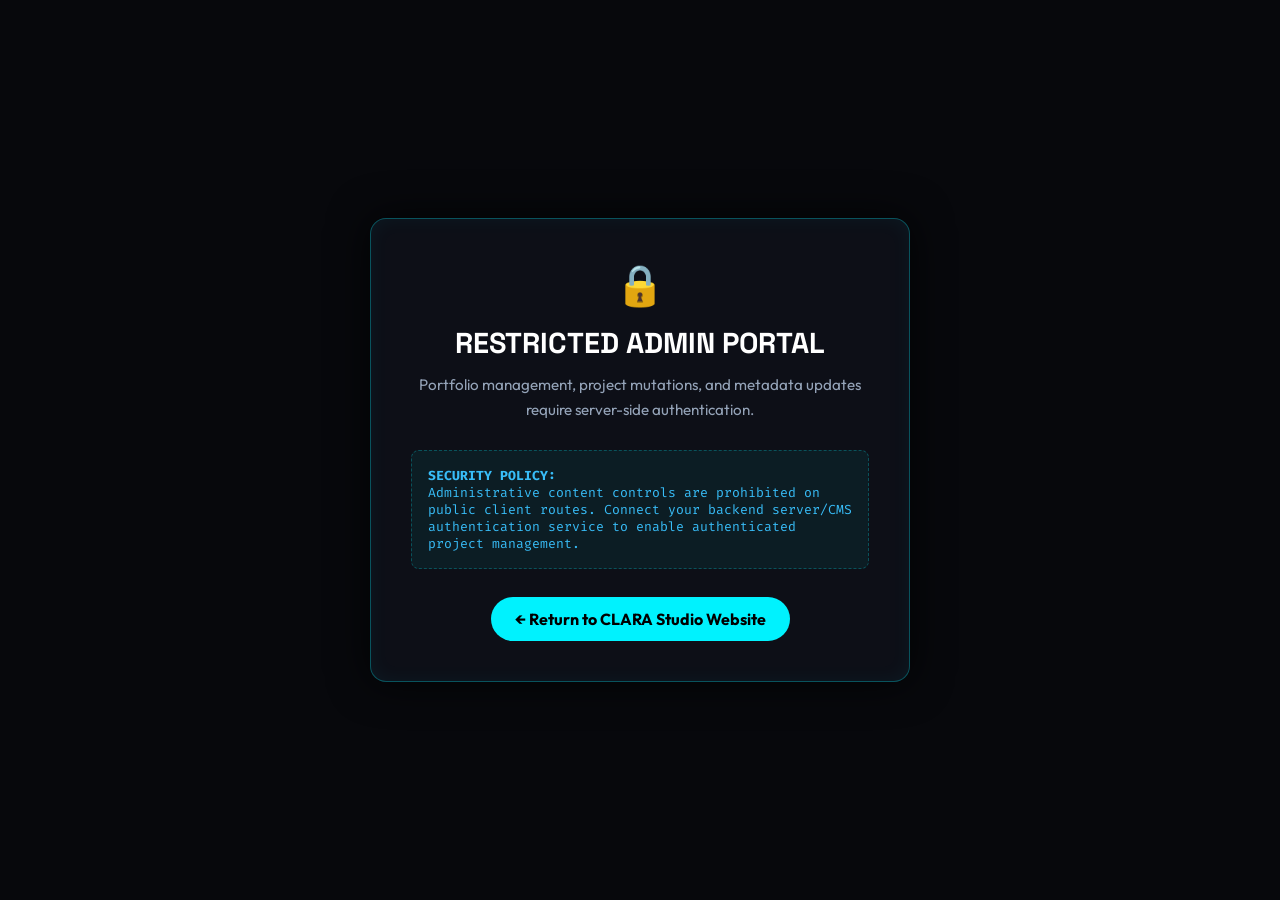
<file: admin/index.html>
<!DOCTYPE html>
<html lang="en">
<head>
  <meta charset="UTF-8">
  <meta name="viewport" content="width=device-width, initial-scale=1.0">
  <title>CLARA Studio — Protected Admin Portal</title>
  <link rel="preconnect" href="https://fonts.googleapis.com">
  <link rel="preconnect" href="https://fonts.gstatic.com" crossorigin>
  <link href="https://fonts.googleapis.com/css2?family=Fira+Code:wght@400;500;600&family=Outfit:wght@400;600;700&family=Space+Grotesk:wght@700&display=swap" rel="stylesheet">
  <style>
    * { box-sizing: border-box; margin: 0; padding: 0; }
    body {
      background-color: #07080c;
      color: #e2e8f0;
      font-family: 'Outfit', sans-serif;
      min-height: 100vh;
      display: flex;
      align-items: center;
      justify-content: center;
      padding: 24px;
    }
    .admin-card {
      max-width: 540px;
      width: 100%;
      background: #0d0f17;
      border: 1px solid rgba(0, 242, 254, 0.3);
      border-radius: 16px;
      padding: 40px;
      box-shadow: 0 0 40px rgba(0, 0, 0, 0.8), inset 0 0 20px rgba(0, 242, 254, 0.05);
      text-align: center;
    }
    .admin-icon {
      font-size: 2.5rem;
      margin-bottom: 16px;
    }
    .admin-title {
      font-family: 'Space Grotesk', sans-serif;
      font-size: 1.8rem;
      color: #fff;
      margin-bottom: 12px;
    }
    .admin-sub {
      color: #94a3b8;
      font-size: 0.95rem;
      line-height: 1.6;
      margin-bottom: 28px;
    }
    .auth-notice {
      background: rgba(0, 242, 254, 0.06);
      border: 1px dashed rgba(0, 242, 254, 0.25);
      border-radius: 8px;
      padding: 16px;
      font-family: 'Fira Code', monospace;
      font-size: 0.82rem;
      color: #38bdf8;
      margin-bottom: 28px;
      text-align: left;
    }
    .btn-return {
      display: inline-block;
      background: #00f2fe;
      color: #000;
      font-weight: 700;
      padding: 12px 24px;
      border-radius: 9999px;
      text-decoration: none;
      transition: background 0.2s ease;
    }
    .btn-return:hover {
      background: #0070f3;
      color: #fff;
    }
  </style>
</head>
<body>
  <div class="admin-card">
    <div class="admin-icon">🔒</div>
    <h1 class="admin-title">RESTRICTED ADMIN PORTAL</h1>
    <p class="admin-sub">
      Portfolio management, project mutations, and metadata updates require server-side authentication.
    </p>

    <div class="auth-notice">
      <strong>SECURITY POLICY:</strong><br>
      Administrative content controls are prohibited on public client routes. Connect your backend server/CMS authentication service to enable authenticated project management.
    </div>

    <a href="../index.html" class="btn-return">← Return to CLARA Studio Website</a>
  </div>
</body>
</html>
</file>
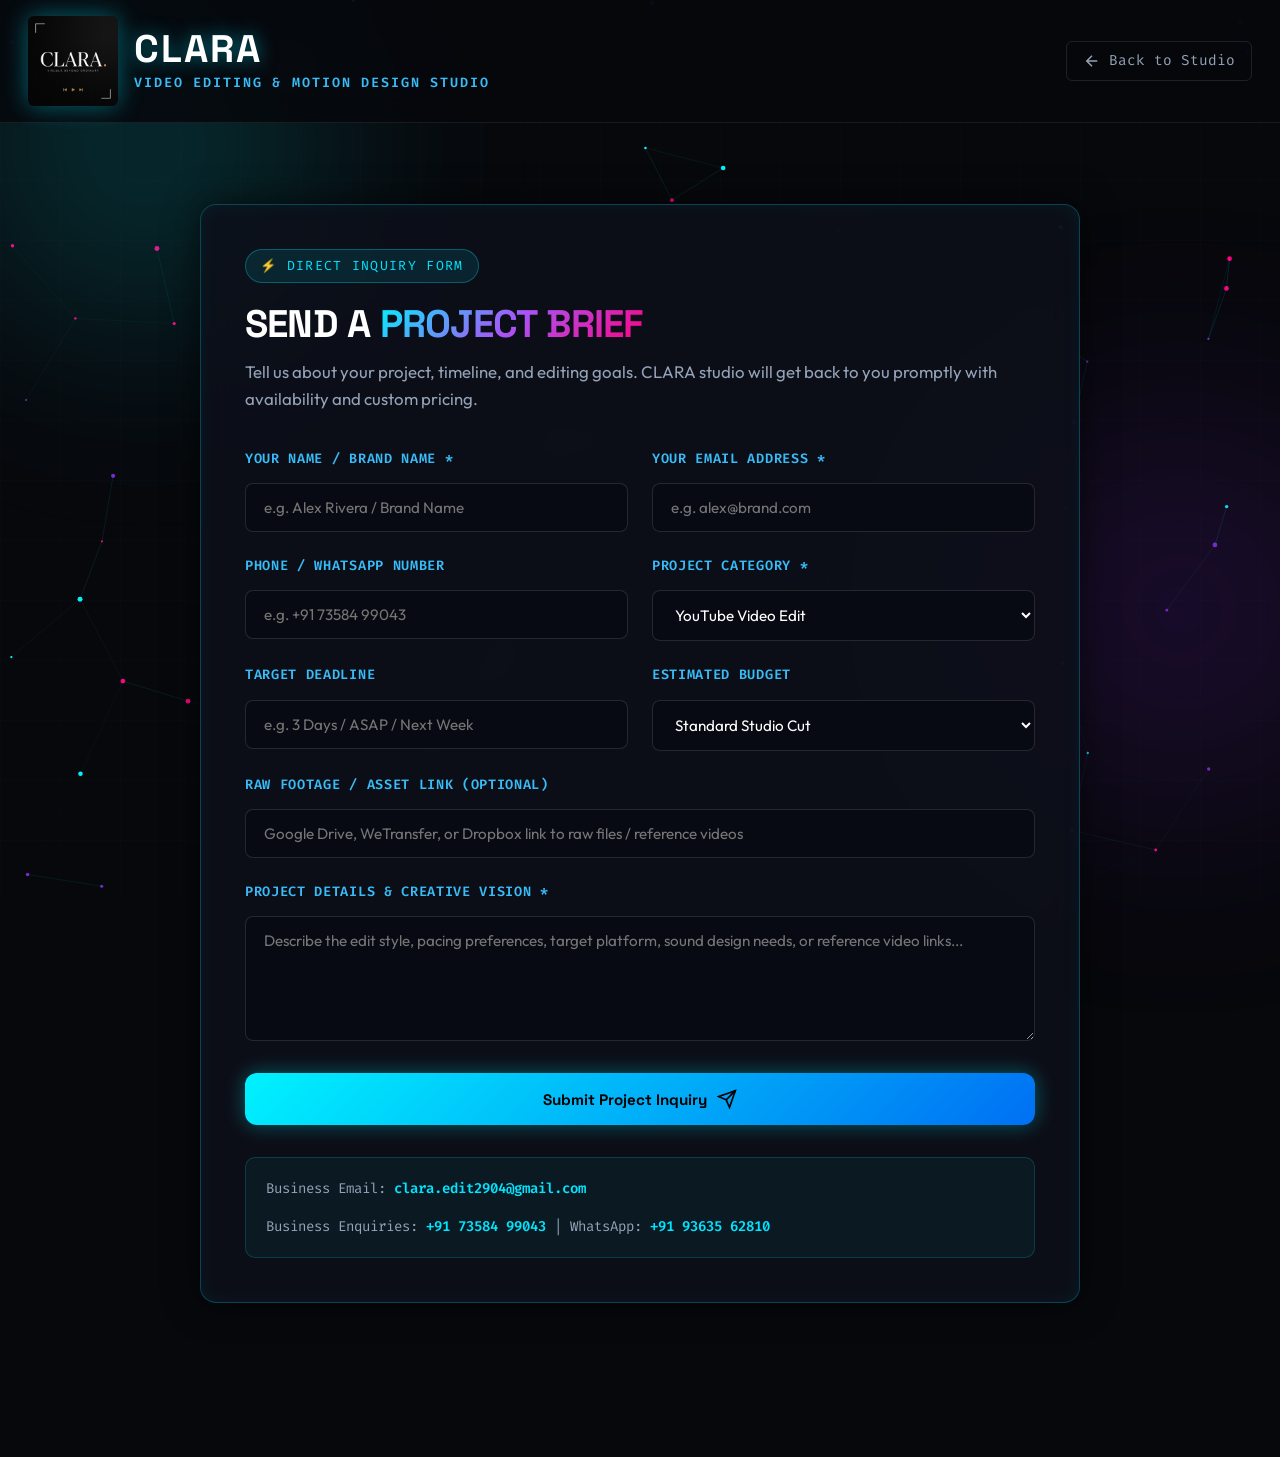
<file: inquiry.html>
<!DOCTYPE html>
<html lang="en">
<head>
  <meta charset="UTF-8">
  <meta name="viewport" content="width=device-width, initial-scale=1.0">
  <title>Send Project Inquiry | CLARA Studio</title>
  <meta name="description" content="Send a project inquiry to CLARA Video Editing & Motion Design Studio.">
  
  <!-- Fonts -->
  <link rel="preconnect" href="https://fonts.googleapis.com">
  <link rel="preconnect" href="https://fonts.gstatic.com" crossorigin>
  <link href="https://fonts.googleapis.com/css2?family=Fira+Code:wght@400;500;600&family=Outfit:wght@300;400;500;600;700;800;900&family=Space+Grotesk:wght@400;500;600;700&display=swap" rel="stylesheet">
  
  <!-- Stylesheets -->
  <link rel="stylesheet" href="css/main.css">
  <link rel="stylesheet" href="css/components.css">
  <style>
    .inquiry-page-section {
      padding-top: 140px;
      padding-bottom: 90px;
      position: relative;
      z-index: 10;
    }
    
    .inquiry-card-wrapper {
      max-width: 880px;
      margin: 0 auto;
      background: rgba(13, 16, 26, 0.85);
      border: 1px solid rgba(0, 229, 255, 0.25);
      border-radius: 16px;
      padding: 44px;
      box-shadow: 0 0 35px rgba(0, 0, 0, 0.6), inset 0 0 20px rgba(0, 229, 255, 0.05);
      backdrop-filter: blur(20px);
    }
    
    .inquiry-header-badge {
      display: inline-flex;
      align-items: center;
      gap: 8px;
      background: rgba(0, 229, 255, 0.1);
      border: 1px solid rgba(0, 229, 255, 0.3);
      color: #00e5ff;
      padding: 6px 14px;
      border-radius: 20px;
      font-family: var(--font-mono);
      font-size: 0.82rem;
      letter-spacing: 0.1em;
      margin-bottom: 18px;
    }

    .inquiry-title {
      font-family: var(--font-heading);
      font-size: 2.4rem;
      font-weight: 800;
      color: #fff;
      margin-bottom: 12px;
      line-height: 1.2;
    }

    .inquiry-sub {
      color: #94a3b8;
      font-size: 1.05rem;
      line-height: 1.6;
      margin-bottom: 36px;
    }

    .inquiry-form-grid {
      display: grid;
      grid-template-columns: 1fr 1fr;
      gap: 24px;
    }

    .full-width {
      grid-column: span 2;
    }

    .inquiry-field {
      display: flex;
      flex-direction: column;
      gap: 8px;
    }

    .inquiry-field label {
      font-family: var(--font-mono);
      font-size: 0.85rem;
      color: #38bdf8;
      letter-spacing: 0.05em;
      font-weight: 600;
    }

    .inquiry-field input,
    .inquiry-field select,
    .inquiry-field textarea {
      width: 100%;
      background: rgba(7, 10, 18, 0.75);
      border: 1px solid rgba(255, 255, 255, 0.12);
      border-radius: 8px;
      color: #ffffff;
      padding: 14px 18px;
      font-family: var(--font-main);
      font-size: 0.95rem;
      transition: border-color 0.25s ease, box-shadow 0.25s ease;
    }

    .inquiry-field input:focus,
    .inquiry-field select:focus,
    .inquiry-field textarea:focus {
      outline: none;
      border-color: #00e5ff;
      box-shadow: 0 0 12px rgba(0, 229, 255, 0.25);
    }

    .direct-contacts-box {
      margin-top: 32px;
      padding: 20px;
      background: rgba(0, 229, 255, 0.05);
      border: 1px solid rgba(0, 229, 255, 0.18);
      border-radius: 10px;
      display: flex;
      justify-content: space-between;
      align-items: center;
      flex-wrap: wrap;
      gap: 16px;
    }

    .direct-contact-info {
      font-family: var(--font-mono);
      font-size: 0.88rem;
      color: #94a3b8;
    }

    .direct-contact-info span {
      color: #00e5ff;
      font-weight: 600;
    }

    .back-nav-btn {
      display: inline-flex;
      align-items: center;
      gap: 8px;
      color: #94a3b8;
      text-decoration: none;
      font-family: var(--font-mono);
      font-size: 0.9rem;
      padding: 8px 16px;
      border-radius: 6px;
      border: 1px solid rgba(255, 255, 255, 0.1);
      transition: all 0.25s ease;
    }

    .back-nav-btn:hover {
      color: #00e5ff;
      border-color: #00e5ff;
      background: rgba(0, 229, 255, 0.08);
    }

    .success-toast {
      display: none;
      margin-top: 24px;
      padding: 18px 24px;
      background: rgba(16, 185, 129, 0.15);
      border: 1px solid #10b981;
      border-radius: 8px;
      color: #34d399;
      font-family: var(--font-main);
      font-size: 0.95rem;
      text-align: center;
    }

    @media (max-width: 768px) {
      .inquiry-card-wrapper {
        padding: 24px;
      }
      .inquiry-form-grid {
        grid-template-columns: 1fr;
      }
      .full-width {
        grid-column: span 1;
      }
    }
  </style>
</head>
<body class="gravitas-theme">

  <!-- Background Canvas -->
  <canvas id="gravitasCanvas"></canvas>
  <div class="cyber-grid-overlay"></div>
  <div class="ambient-glow glow-1"></div>
  <div class="ambient-glow glow-2"></div>

  <!-- Header Bar -->
  <header class="premiere-header">
    <div class="nav-container">
      <a href="index.html" class="brand-logo" style="text-decoration:none;">
        <img src="clara_logo.png" alt="CLARA Logo" class="clara-logo-img">
        <div class="brand-text">
          <span class="editor-name">CLARA</span>
          <span class="editor-title">VIDEO EDITING & MOTION DESIGN STUDIO</span>
        </div>
      </a>

      <nav class="main-nav">
        <a href="index.html" class="back-nav-btn">
          <svg width="18" height="18" viewBox="0 0 24 24" fill="none" stroke="currentColor" stroke-width="2"><path d="M19 12H5M12 19l-7-7 7-7"/></svg>
          Back to Studio
        </a>
      </nav>
    </div>
  </header>

  <!-- Project Inquiry Form Section -->
  <section class="inquiry-page-section">
    <div class="section-container">
      <div class="inquiry-card-wrapper">
        <div class="inquiry-header-badge">⚡ DIRECT INQUIRY FORM</div>
        <h1 class="inquiry-title">SEND A <span class="gradient-text">PROJECT BRIEF</span></h1>
        <p class="inquiry-sub">Tell us about your project, timeline, and editing goals. CLARA studio will get back to you promptly with availability and custom pricing.</p>

        <form id="inquiryForm">
          <div class="inquiry-form-grid">
            
            <div class="inquiry-field">
              <label for="clientName">YOUR NAME / BRAND NAME *</label>
              <input type="text" id="clientName" placeholder="e.g. Alex Rivera / Brand Name" required>
            </div>

            <div class="inquiry-field">
              <label for="clientEmail">YOUR EMAIL ADDRESS *</label>
              <input type="email" id="clientEmail" placeholder="e.g. alex@brand.com" required>
            </div>

            <div class="inquiry-field">
              <label for="clientPhone">PHONE / WHATSAPP NUMBER</label>
              <input type="tel" id="clientPhone" placeholder="e.g. +91 73584 99043">
            </div>

            <div class="inquiry-field">
              <label for="projectType">PROJECT CATEGORY *</label>
              <select id="projectType" required>
                <option value="YouTube Editing">YouTube Video Edit</option>
                <option value="Commercial & Brand Film">Commercial & Brand Film</option>
                <option value="Reels & Short-form">Reels / Shorts (9:16 Vertical)</option>
                <option value="Motion Graphics">Motion Graphics & Animation</option>
                <option value="Color Grading">Color Grading & Finishing</option>
                <option value="AI-Assisted Production">AI-Assisted Production</option>
              </select>
            </div>

            <div class="inquiry-field">
              <label for="targetDeadline">TARGET DEADLINE</label>
              <input type="text" id="targetDeadline" placeholder="e.g. 3 Days / ASAP / Next Week">
            </div>

            <div class="inquiry-field">
              <label for="budgetRange">ESTIMATED BUDGET</label>
              <select id="budgetRange">
                <option value="Standard Studio Cut">Standard Studio Cut</option>
                <option value="Premium Brand Campaign">Premium Brand Campaign</option>
                <option value="Monthly Channel Retainer">Monthly Channel Retainer</option>
              </select>
            </div>

            <div class="inquiry-field full-width">
              <label for="rawFilesLink">RAW FOOTAGE / ASSET LINK (OPTIONAL)</label>
              <input type="url" id="rawFilesLink" placeholder="Google Drive, WeTransfer, or Dropbox link to raw files / reference videos">
            </div>

            <div class="inquiry-field full-width">
              <label for="projectBrief">PROJECT DETAILS & CREATIVE VISION *</label>
              <textarea id="projectBrief" rows="5" placeholder="Describe the edit style, pacing preferences, target platform, sound design needs, or reference video links..." required></textarea>
            </div>

          </div>

          <div class="contact-actions" style="margin-top: 32px;">
            <button type="submit" class="btn-primary-neon" style="width:100%; justify-content:center; padding:16px;">
              <span>Submit Project Inquiry</span>
              <svg width="20" height="20" viewBox="0 0 24 24" fill="none" stroke="currentColor" stroke-width="2"><line x1="22" y1="2" x2="11" y2="13"></line><polygon points="22 2 15 22 11 13 2 9 22 2"></polygon></svg>
            </button>
          </div>
        </form>

        <div id="successToast" class="success-toast">
          🚀 <strong>Inquiry Ready!</strong> Opening your email client to dispatch this brief directly to <strong>clara.edit2904@gmail.com</strong>...
        </div>

        <div class="direct-contacts-box">
          <div class="direct-contact-info">
            Business Email: <span>clara.edit2904@gmail.com</span>
          </div>
          <div class="direct-contact-info">
            Business Enquiries: <span>+91 73584 99043</span> | WhatsApp: <span>+91 93635 62810</span>
          </div>
        </div>

      </div>
    </div>
  </section>

  <!-- Scripts -->
  <script src="js/background-gravitas.js?v=5"></script>
  <script>
    document.getElementById('inquiryForm').addEventListener('submit', function(e) {
      e.preventDefault();
      
      const name = document.getElementById('clientName').value;
      const email = document.getElementById('clientEmail').value;
      const phone = document.getElementById('clientPhone').value;
      const type = document.getElementById('projectType').value;
      const deadline = document.getElementById('targetDeadline').value;
      const budget = document.getElementById('budgetRange').value;
      const rawLink = document.getElementById('rawFilesLink').value;
      const brief = document.getElementById('projectBrief').value;

      const subject = encodeURIComponent(`Project Inquiry: ${type} - ${name}`);
      const body = encodeURIComponent(
        `Hi Clara Studio,\n\n` +
        `I would like to inquire about a project:\n\n` +
        `• Name / Brand: ${name}\n` +
        `• Contact Email: ${email}\n` +
        `• Phone / WhatsApp: ${phone || 'N/A'}\n` +
        `• Project Category: ${type}\n` +
        `• Target Deadline: ${deadline || 'Flexible'}\n` +
        `• Budget Tier: ${budget}\n` +
        `• Raw Assets Link: ${rawLink || 'N/A'}\n\n` +
        `Project Brief & Details:\n${brief}\n\n` +
        `Best regards,\n${name}`
      );

      const toast = document.getElementById('successToast');
      toast.style.display = 'block';

      setTimeout(function() {
        window.location.href = `mailto:clara.edit2904@gmail.com?subject=${subject}&body=${body}`;
      }, 800);
    });
  </script>
</body>
</html>
</file>
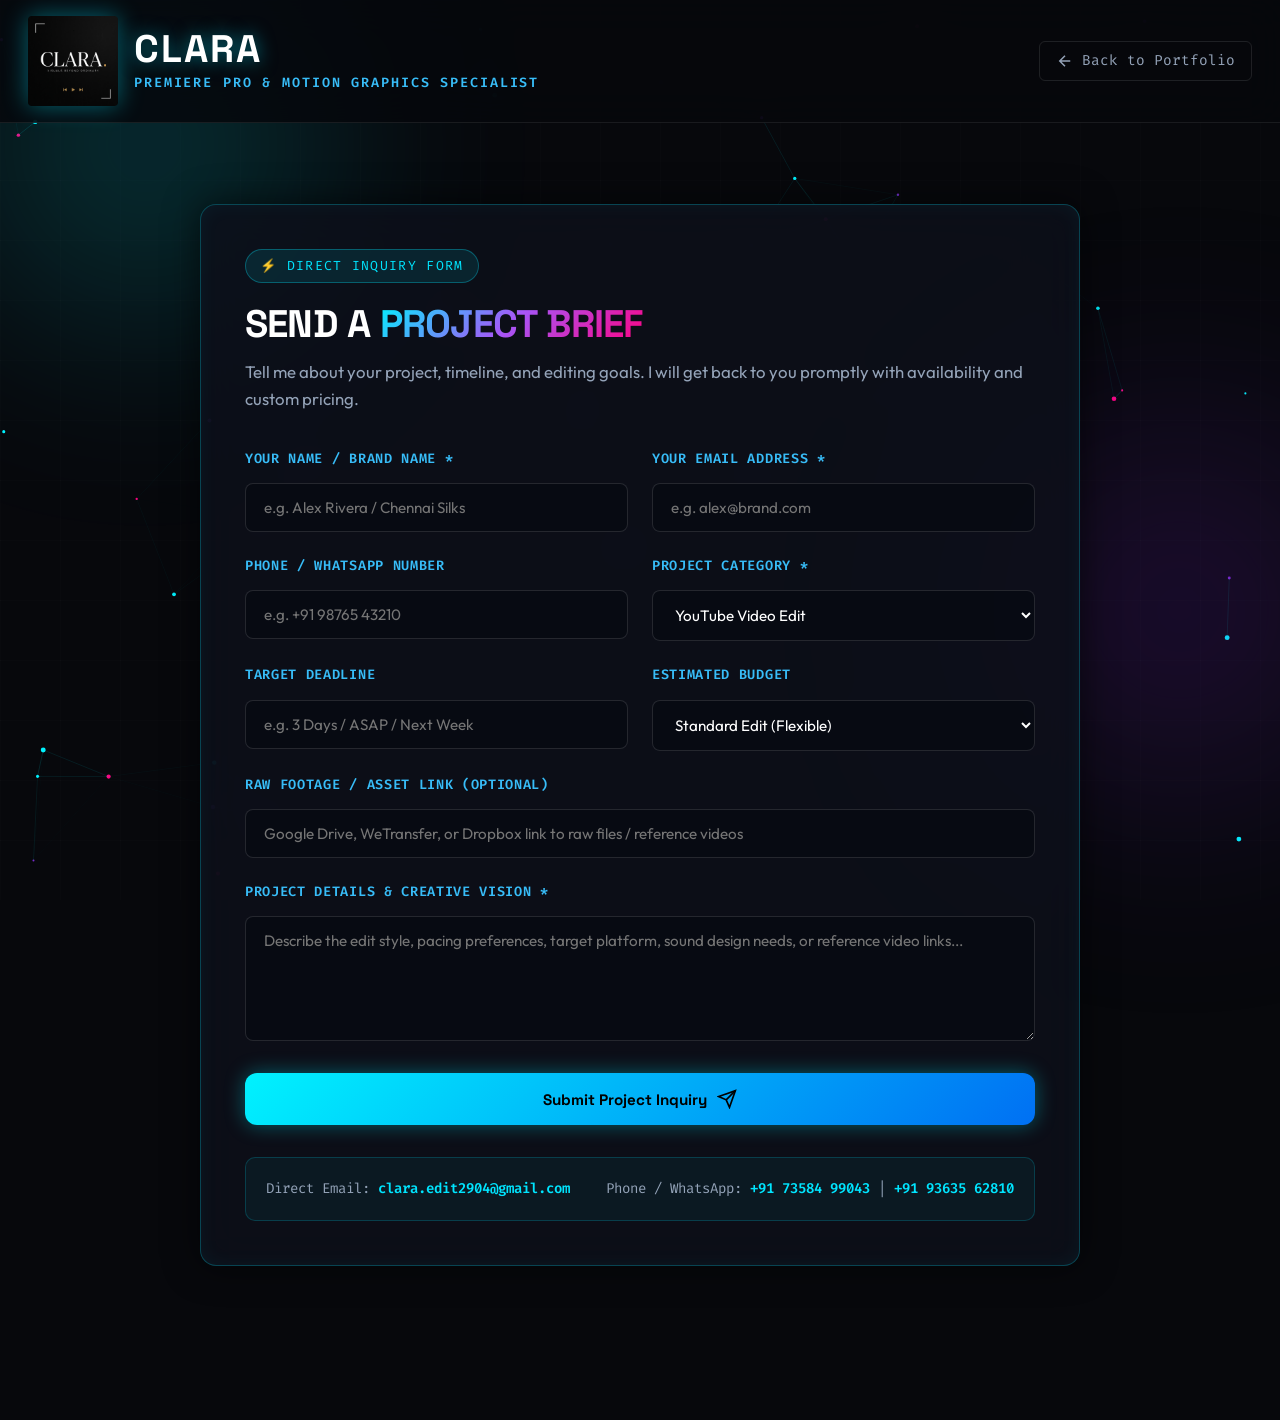
<file: portfolio/inquiry.html>
<!DOCTYPE html>
<html lang="en">
<head>
  <meta charset="UTF-8">
  <meta name="viewport" content="width=device-width, initial-scale=1.0">
  <title>Send Project Inquiry | CLARA Video Editor & Motion Designer</title>
  <meta name="description" content="Send a project inquiry to CLARA - Premiere Pro, Motion Graphics & Visual Storytelling Specialist.">
  
  <!-- Fonts -->
  <link rel="preconnect" href="https://fonts.googleapis.com">
  <link rel="preconnect" href="https://fonts.gstatic.com" crossorigin>
  <link href="https://fonts.googleapis.com/css2?family=Fira+Code:wght@400;500;600&family=Outfit:wght@300;400;500;600;700;800;900&family=Space+Grotesk:wght@400;500;600;700&display=swap" rel="stylesheet">
  
  <!-- Stylesheets -->
  <link rel="stylesheet" href="css/main.css">
  <link rel="stylesheet" href="css/components.css">
  <style>
    .inquiry-page-section {
      padding-top: 140px;
      padding-bottom: 90px;
      position: relative;
      z-index: 10;
    }
    
    .inquiry-card-wrapper {
      max-width: 880px;
      margin: 0 auto;
      background: rgba(13, 16, 26, 0.85);
      border: 1px solid rgba(0, 229, 255, 0.25);
      border-radius: 16px;
      padding: 44px;
      box-shadow: 0 0 35px rgba(0, 0, 0, 0.6), inset 0 0 20px rgba(0, 229, 255, 0.05);
      backdrop-filter: blur(20px);
    }
    
    .inquiry-header-badge {
      display: inline-flex;
      align-items: center;
      gap: 8px;
      background: rgba(0, 229, 255, 0.1);
      border: 1px solid rgba(0, 229, 255, 0.3);
      color: #00e5ff;
      padding: 6px 14px;
      border-radius: 20px;
      font-family: var(--font-mono);
      font-size: 0.82rem;
      letter-spacing: 0.1em;
      margin-bottom: 18px;
    }

    .inquiry-title {
      font-family: var(--font-heading);
      font-size: 2.4rem;
      font-weight: 800;
      color: #fff;
      margin-bottom: 12px;
      line-height: 1.2;
    }

    .inquiry-sub {
      color: #94a3b8;
      font-size: 1.05rem;
      line-height: 1.6;
      margin-bottom: 36px;
    }

    .inquiry-form-grid {
      display: grid;
      grid-template-columns: 1fr 1fr;
      gap: 24px;
    }

    .full-width {
      grid-column: span 2;
    }

    .inquiry-field {
      display: flex;
      flex-direction: column;
      gap: 8px;
    }

    .inquiry-field label {
      font-family: var(--font-mono);
      font-size: 0.85rem;
      color: #38bdf8;
      letter-spacing: 0.05em;
      font-weight: 600;
    }

    .inquiry-field input,
    .inquiry-field select,
    .inquiry-field textarea {
      width: 100%;
      background: rgba(7, 10, 18, 0.75);
      border: 1px solid rgba(255, 255, 255, 0.12);
      border-radius: 8px;
      color: #ffffff;
      padding: 14px 18px;
      font-family: var(--font-main);
      font-size: 0.95rem;
      transition: border-color 0.25s ease, box-shadow 0.25s ease;
    }

    .inquiry-field input:focus,
    .inquiry-field select:focus,
    .inquiry-field textarea:focus {
      outline: none;
      border-color: #00e5ff;
      box-shadow: 0 0 12px rgba(0, 229, 255, 0.25);
    }

    .direct-contacts-box {
      margin-top: 32px;
      padding: 20px;
      background: rgba(0, 229, 255, 0.05);
      border: 1px solid rgba(0, 229, 255, 0.18);
      border-radius: 10px;
      display: flex;
      justify-content: space-between;
      align-items: center;
      flex-wrap: wrap;
      gap: 16px;
    }

    .direct-contact-info {
      font-family: var(--font-mono);
      font-size: 0.88rem;
      color: #94a3b8;
    }

    .direct-contact-info span {
      color: #00e5ff;
      font-weight: 600;
    }

    .back-nav-btn {
      display: inline-flex;
      align-items: center;
      gap: 8px;
      color: #94a3b8;
      text-decoration: none;
      font-family: var(--font-mono);
      font-size: 0.9rem;
      padding: 8px 16px;
      border-radius: 6px;
      border: 1px solid rgba(255, 255, 255, 0.1);
      transition: all 0.25s ease;
    }

    .back-nav-btn:hover {
      color: #00e5ff;
      border-color: #00e5ff;
      background: rgba(0, 229, 255, 0.08);
    }

    /* Modal / Alert state */
    .success-toast {
      display: none;
      margin-top: 24px;
      padding: 18px 24px;
      background: rgba(16, 185, 129, 0.15);
      border: 1px solid #10b981;
      border-radius: 8px;
      color: #34d399;
      font-family: var(--font-main);
      font-size: 0.95rem;
      text-align: center;
    }

    @media (max-width: 768px) {
      .inquiry-card-wrapper {
        padding: 24px;
      }
      .inquiry-form-grid {
        grid-template-columns: 1fr;
      }
      .full-width {
        grid-column: span 1;
      }
    }
  </style>
</head>
<body class="gravitas-theme">

  <!-- Interactive Gravitas Canvas Background -->
  <canvas id="gravitasCanvas"></canvas>
  <div class="cyber-grid-overlay"></div>
  <div class="ambient-glow glow-1"></div>
  <div class="ambient-glow glow-2"></div>

  <!-- Header Bar -->
  <header class="premiere-header">
    <div class="nav-container">
      <div class="brand-logo">
        <img src="clara_logo.png" alt="CLARA Logo" class="clara-logo-img" style="height:90px;width:auto;object-fit:contain;border-radius:4px;">
        <div class="brand-text">
          <span class="editor-name" id="headerName">CLARA</span>
          <span class="editor-title" id="headerTitle">PREMIERE PRO & MOTION GRAPHICS SPECIALIST</span>
        </div>
      </div>

      <nav class="main-nav">
        <a href="index.html" class="back-nav-btn">
          <svg width="18" height="18" viewBox="0 0 24 24" fill="none" stroke="currentColor" stroke-width="2"><path d="M19 12H5M12 19l-7-7 7-7"/></svg>
          Back to Portfolio
        </a>
      </nav>
    </div>
  </header>

  <!-- Project Inquiry Form Section -->
  <section class="inquiry-page-section">
    <div class="section-container">
      <div class="inquiry-card-wrapper">
        <div class="inquiry-header-badge">⚡ DIRECT INQUIRY FORM</div>
        <h1 class="inquiry-title">SEND A <span class="gradient-text">PROJECT BRIEF</span></h1>
        <p class="inquiry-sub">Tell me about your project, timeline, and editing goals. I will get back to you promptly with availability and custom pricing.</p>

        <form id="inquiryForm">
          <div class="inquiry-form-grid">
            
            <div class="inquiry-field">
              <label for="clientName">YOUR NAME / BRAND NAME *</label>
              <input type="text" id="clientName" placeholder="e.g. Alex Rivera / Chennai Silks" required>
            </div>

            <div class="inquiry-field">
              <label for="clientEmail">YOUR EMAIL ADDRESS *</label>
              <input type="email" id="clientEmail" placeholder="e.g. alex@brand.com" required>
            </div>

            <div class="inquiry-field">
              <label for="clientPhone">PHONE / WHATSAPP NUMBER</label>
              <input type="tel" id="clientPhone" placeholder="e.g. +91 98765 43210">
            </div>

            <div class="inquiry-field">
              <label for="projectType">PROJECT CATEGORY *</label>
              <select id="projectType" required>
                <option value="YouTube Editing">YouTube Video Edit</option>
                <option value="Brand Commercial / Social Ad">Brand Commercial / Social Ad</option>
                <option value="Reels & Shorts">Reels / Shorts (9:16 Vertical)</option>
                <option value="Motion Graphics & VFX">Motion Graphics & VFX</option>
                <option value="Color Grading & Finishing">Color Grading & Lumetri FX</option>
                <option value="Full Time / Ongoing Retainer">Ongoing Channel Retainer</option>
              </select>
            </div>

            <div class="inquiry-field">
              <label for="targetDeadline">TARGET DEADLINE</label>
              <input type="text" id="targetDeadline" placeholder="e.g. 3 Days / ASAP / Next Week">
            </div>

            <div class="inquiry-field">
              <label for="budgetRange">ESTIMATED BUDGET</label>
              <select id="budgetRange">
                <option value="Standard Edit (Flexible)">Standard Edit (Flexible)</option>
                <option value="Premium Brand Package">Premium Brand Package</option>
                <option value="Monthly Channel Retainer">Monthly Channel Retainer</option>
              </select>
            </div>

            <div class="inquiry-field full-width">
              <label for="rawFilesLink">RAW FOOTAGE / ASSET LINK (OPTIONAL)</label>
              <input type="url" id="rawFilesLink" placeholder="Google Drive, WeTransfer, or Dropbox link to raw files / reference videos">
            </div>

            <div class="inquiry-field full-width">
              <label for="projectBrief">PROJECT DETAILS & CREATIVE VISION *</label>
              <textarea id="projectBrief" rows="5" placeholder="Describe the edit style, pacing preferences, target platform, sound design needs, or reference video links..." required></textarea>
            </div>

          </div>

          <div class="contact-actions" style="margin-top: 32px;">
            <button type="submit" class="btn-primary-neon" style="width:100%; justify-content:center; padding:16px;">
              <span>Submit Project Inquiry</span>
              <svg width="20" height="20" viewBox="0 0 24 24" fill="none" stroke="currentColor" stroke-width="2"><line x1="22" y1="2" x2="11" y2="13"></line><polygon points="22 2 15 22 11 13 2 9 22 2"></polygon></svg>
            </button>
          </div>
        </form>

        <div id="successToast" class="success-toast">
          🚀 <strong>Inquiry Ready!</strong> Opening your email client to dispatch this brief directly to <strong>clara.edit2904@gmail.com</strong>...
        </div>

        <div class="direct-contacts-box">
          <div class="direct-contact-info">
            Direct Email: <span>clara.edit2904@gmail.com</span>
          </div>
          <div class="direct-contact-info">
            Phone / WhatsApp: <span>+91 73584 99043</span> | <span>+91 93635 62810</span>
          </div>
        </div>

      </div>
    </div>
  </section>

  <!-- Scripts -->
  <script src="js/background-gravitas.js?v=5"></script>
  <script>
    document.getElementById('inquiryForm').addEventListener('submit', function(e) {
      e.preventDefault();
      
      const name = document.getElementById('clientName').value;
      const email = document.getElementById('clientEmail').value;
      const phone = document.getElementById('clientPhone').value;
      const type = document.getElementById('projectType').value;
      const deadline = document.getElementById('targetDeadline').value;
      const budget = document.getElementById('budgetRange').value;
      const rawLink = document.getElementById('rawFilesLink').value;
      const brief = document.getElementById('projectBrief').value;

      const subject = encodeURIComponent(`Project Inquiry: ${type} - ${name}`);
      const body = encodeURIComponent(
        `Hi Clara,\n\n` +
        `I would like to inquire about a project:\n\n` +
        `• Name / Brand: ${name}\n` +
        `• Contact Email: ${email}\n` +
        `• Phone / WhatsApp: ${phone || 'N/A'}\n` +
        `• Project Category: ${type}\n` +
        `• Target Deadline: ${deadline || 'Flexible'}\n` +
        `• Budget Tier: ${budget}\n` +
        `• Raw Assets Link: ${rawLink || 'N/A'}\n\n` +
        `Project Brief & Details:\n${brief}\n\n` +
        `Best regards,\n${name}`
      );

      const toast = document.getElementById('successToast');
      toast.style.display = 'block';

      setTimeout(function() {
        window.location.href = `mailto:clara.edit2904@gmail.com?subject=${subject}&body=${body}`;
      }, 800);
    });
  </script>
</body>
</html>
</file>
<file: css/main.css>
/* ==========================================================================
   MAIN DESIGN SYSTEM & GRAVITAS VIT THEME TOKENS - OPTIMIZED FOR FAST PERFORMANCE
   ========================================================================== */

:root {
  /* Color Palette - Dark Cyber & Premiere Pro Accents */
  --bg-dark: #07080c;
  --bg-surface: #0d0f17;
  --bg-card: rgba(18, 22, 36, 0.75);
  --bg-card-hover: rgba(26, 32, 54, 0.9);
  --bg-input: rgba(15, 19, 32, 0.95);
  
  --border-subtle: rgba(255, 255, 255, 0.08);
  --border-glow: rgba(0, 242, 254, 0.4);
  --border-pr: rgba(153, 153, 255, 0.5);

  /* Neon Accents inspired by Gravitas Tech Fest */
  --cyan-neon: #00f2fe;
  --violet-neon: #7928ca;
  --magenta-neon: #ff007f;
  --blue-neon: #0070f3;
  --green-neon: #00ff87;

  /* Premiere Pro Brand Colors */
  --pr-brand: #9999ff;
  --pr-bg: #141424;

  /* Typography */
  --font-main: 'Outfit', -apple-system, BlinkMacSystemFont, sans-serif;
  --font-mono: 'Fira Code', monospace;
  --font-heading: 'Space Grotesk', sans-serif;

  /* Spacing & Fast Transitions */
  --radius-sm: 6px;
  --radius-md: 12px;
  --radius-lg: 20px;
  --radius-full: 9999px;
  --transition-fast: 0.15s cubic-bezier(0.16, 1, 0.3, 1);
  --transition-smooth: 0.25s cubic-bezier(0.16, 1, 0.3, 1);
}

/* Reset & Performance Rules */
*, *::before, *::after {
  box-sizing: border-box;
  margin: 0;
  padding: 0;
}

html {
  scroll-behavior: smooth;
  color-scheme: dark;
  text-rendering: optimizeSpeed;
}

body.gravitas-theme {
  background-color: var(--bg-dark);
  color: #e2e8f0;
  font-family: var(--font-main);
  overflow-x: hidden;
  position: relative;
  min-height: 100vh;
  line-height: 1.5;
  -webkit-font-smoothing: antialiased;
}

/* Hardware Accelerated Background Canvas */
#gravitasCanvas {
  position: fixed;
  top: 0;
  left: 0;
  width: 100vw;
  height: 100vh;
  z-index: -3;
  pointer-events: none;
  transform: translateZ(0);
  will-change: transform;
}

/* Cyber Perspective Grid Overlay */
.cyber-grid-overlay {
  position: fixed;
  top: 0;
  left: 0;
  width: 100vw;
  height: 100vh;
  background-image: 
    linear-gradient(to right, rgba(255, 255, 255, 0.02) 1px, transparent 1px),
    linear-gradient(to bottom, rgba(255, 255, 255, 0.02) 1px, transparent 1px);
  background-size: 60px 60px;
  z-index: -2;
  pointer-events: none;
  opacity: 0.7;
}

/* Hardware Accelerated Ambient Glowing Orbs */
.ambient-glow {
  position: fixed;
  border-radius: 50%;
  filter: blur(120px);
  z-index: -1;
  pointer-events: none;
  opacity: 0.35;
  transform: translateZ(0);
  will-change: transform, opacity;
  animation: fastPulseGlow 10s infinite alternate ease-in-out;
}

.glow-1 {
  width: 450px;
  height: 450px;
  background: radial-gradient(circle, var(--cyan-neon), transparent 70%);
  top: -80px;
  left: -80px;
}

.glow-2 {
  width: 500px;
  height: 500px;
  background: radial-gradient(circle, var(--violet-neon), transparent 70%);
  top: 40%;
  right: -150px;
  animation-delay: -3s;
}

.glow-3 {
  width: 450px;
  height: 450px;
  background: radial-gradient(circle, var(--magenta-neon), transparent 70%);
  bottom: -100px;
  left: 20%;
  animation-delay: -6s;
}

@keyframes fastPulseGlow {
  0% { transform: scale(1) translate3d(0, 0, 0); opacity: 0.25; }
  50% { transform: scale(1.1) translate3d(20px, -15px, 0); opacity: 0.45; }
  100% { transform: scale(0.95) translate3d(-15px, 25px, 0); opacity: 0.3; }
}

/* Typography & Gradient Utilities */
h1, h2, h3, h4 {
  font-family: var(--font-heading);
  letter-spacing: -0.02em;
  color: #ffffff;
}

.gradient-text {
  background: linear-gradient(135deg, var(--cyan-neon) 0%, #a855f7 50%, var(--magenta-neon) 100%);
  -webkit-background-clip: text;
  -webkit-text-fill-color: transparent;
  display: inline-block;
}

.section-container {
  max-width: 1280px;
  margin: 0 auto;
  padding: 64px 24px;
  position: relative;
  z-index: 1;
  contain: content;
}

.section-header {
  margin-bottom: 40px;
}

.section-header.text-center {
  text-align: center;
}

.section-tag {
  font-family: var(--font-mono);
  font-size: 0.78rem;
  letter-spacing: 0.2em;
  color: var(--cyan-neon);
  text-transform: uppercase;
  margin-bottom: 10px;
  display: inline-block;
  background: rgba(0, 242, 254, 0.08);
  padding: 5px 12px;
  border-radius: var(--radius-full);
  border: 1px solid rgba(0, 242, 254, 0.2);
}

.section-title {
  font-size: 2.6rem;
  font-weight: 800;
  line-height: 1.15;
  margin-bottom: 12px;
}

.section-subtitle {
  font-size: 1.05rem;
  color: #94a3b8;
  max-width: 600px;
  margin: 0 auto;
}

/* Fast Interactive Buttons */
.btn-primary-neon {
  display: inline-flex;
  align-items: center;
  gap: 10px;
  background: linear-gradient(135deg, var(--cyan-neon), var(--blue-neon));
  color: #000;
  font-family: var(--font-heading);
  font-weight: 700;
  font-size: 0.95rem;
  padding: 12px 26px;
  border-radius: var(--radius-md);
  text-decoration: none;
  border: none;
  cursor: pointer;
  box-shadow: 0 0 20px rgba(0, 242, 254, 0.35);
  transition: var(--transition-fast);
  transform: translateZ(0);
}

.btn-primary-neon:hover {
  transform: translateY(-2px) translateZ(0);
  box-shadow: 0 0 30px rgba(0, 242, 254, 0.6);
  background: linear-gradient(135deg, #00f2fe, #7928ca);
  color: #fff;
}

.btn-glass {
  display: inline-flex;
  align-items: center;
  gap: 10px;
  background: rgba(255, 255, 255, 0.06);
  backdrop-filter: blur(10px);
  color: #fff;
  font-family: var(--font-heading);
  font-weight: 600;
  font-size: 0.95rem;
  padding: 12px 22px;
  border-radius: var(--radius-md);
  border: 1px solid var(--border-subtle);
  cursor: pointer;
  transition: var(--transition-fast);
}

.btn-glass:hover {
  background: rgba(255, 255, 255, 0.14);
  border-color: var(--cyan-neon);
  transform: translateY(-2px);
}

.btn-neon {
  text-decoration: none;
  display: inline-block;
  padding: 1px;
  border-radius: var(--radius-full);
  background: linear-gradient(90deg, var(--cyan-neon), var(--magenta-neon));
}

.btn-neon .btn-content {
  display: block;
  background: var(--bg-dark);
  color: #fff;
  padding: 8px 18px;
  border-radius: var(--radius-full);
  font-weight: 600;
  font-size: 0.85rem;
  transition: var(--transition-fast);
}

.btn-neon:hover .btn-content {
  background: transparent;
  color: #000;
  font-weight: 700;
}

.btn-secondary-outline {
  display: inline-flex;
  align-items: center;
  gap: 10px;
  background: transparent;
  color: #ffffff;
  font-family: var(--font-heading);
  font-weight: 700;
  font-size: 0.95rem;
  padding: 12px 26px;
  border-radius: var(--radius-md);
  text-decoration: none;
  border: 1px solid rgba(0, 242, 254, 0.4);
  cursor: pointer;
  transition: var(--transition-fast);
}

.btn-secondary-outline:hover {
  border-color: var(--cyan-neon);
  background: rgba(0, 242, 254, 0.1);
  color: var(--cyan-neon);
  box-shadow: 0 0 20px rgba(0, 242, 254, 0.2);
  transform: translateY(-2px);
}
</file>
<file: css/components.css>
/* ==========================================================================
   HEADER & TOP HUD NAVBAR
   ========================================================================== */

.premiere-header {
  position: fixed;
  top: 0;
  left: 0;
  width: 100%;
  z-index: 100;
  background: rgba(7, 8, 12, 0.85);
  backdrop-filter: blur(20px);
  border-bottom: 1px solid var(--border-subtle);
}

.nav-container {
  max-width: 1440px;
  margin: 0 auto;
  padding: 16px 28px;
  display: flex;
  align-items: center;
  justify-content: space-between;
}

.brand-logo {
  display: flex;
  align-items: center;
  gap: 16px;
}

.pr-icon {
  width: 44px;
  height: 44px;
  background: var(--pr-bg);
  border: 1.5px solid var(--pr-brand);
  color: var(--pr-brand);
  font-family: var(--font-heading);
  font-weight: 800;
  font-size: 1.3rem;
  display: flex;
  align-items: center;
  justify-content: center;
  border-radius: var(--radius-sm);
  box-shadow: 0 0 16px rgba(153, 153, 255, 0.4);
}

.brand-text {
  display: flex;
  flex-direction: column;
}

.editor-name {
  font-family: var(--font-heading);
  font-weight: 900;
  font-size: 2.4rem;
  letter-spacing: 0.05em;
  color: #ffffff;
  text-shadow: 0 0 18px rgba(0, 229, 255, 0.5);
  line-height: 1.05;
}

.editor-title {
  font-family: var(--font-mono);
  font-size: 0.84rem;
  font-weight: 600;
  color: #38bdf8;
  letter-spacing: 0.14em;
  margin-top: 3px;
}

.main-nav {
  display: flex;
  align-items: center;
  gap: 24px;
}

.nav-link {
  color: #94a3b8;
  text-decoration: none;
  font-weight: 500;
  font-size: 0.9rem;
  transition: var(--transition-fast);
}

.nav-link:hover, .nav-link.active {
  color: var(--cyan-neon);
}

/* ==========================================================================
   HERO SECTION & QUICK STATS HUD
   ========================================================================== */

.hero-section {
  padding-top: 140px;
  padding-bottom: 80px;
  position: relative;
}

.hero-container {
  max-width: 1380px;
  margin: 0 auto;
  padding: 0 24px;
  display: grid;
  grid-template-columns: 1.1fr 0.9fr;
  gap: 48px;
  align-items: center;
}

.tagline-badge {
  display: inline-flex;
  align-items: center;
  gap: 8px;
  font-family: var(--font-mono);
  font-size: 0.78rem;
  color: var(--cyan-neon);
  background: rgba(0, 242, 254, 0.06);
  padding: 8px 16px;
  border-radius: var(--radius-full);
  border: 1px solid rgba(0, 242, 254, 0.2);
  margin-bottom: 24px;
}

.hero-title {
  font-size: 3.6rem;
  font-weight: 900;
  line-height: 1.08;
  margin-bottom: 20px;
}

.hero-description {
  font-size: 1.2rem;
  color: #94a3b8;
  line-height: 1.6;
  margin-bottom: 32px;
  max-width: 580px;
}

.hero-stats-hud {
  display: grid;
  grid-template-columns: 1fr auto 1fr auto 1fr auto 1fr;
  align-items: center;
  background: rgba(13, 16, 26, 0.85);
  backdrop-filter: blur(20px);
  border: 1px solid rgba(0, 229, 255, 0.25);
  border-radius: 14px;
  padding: 22px 24px;
  margin-bottom: 36px;
  box-shadow: 0 12px 35px rgba(0, 0, 0, 0.6), inset 0 0 15px rgba(0, 229, 255, 0.04);
  position: relative;
  overflow: hidden;
  transition: border-color 0.3s ease, box-shadow 0.3s ease;
}

.hero-stats-hud::before {
  content: '';
  position: absolute;
  top: 0;
  left: 0;
  right: 0;
  height: 2px;
  background: linear-gradient(90deg, transparent, #00e5ff, #d946ef, transparent);
}

.hero-stats-hud:hover {
  border-color: rgba(0, 229, 255, 0.45);
  box-shadow: 0 16px 40px rgba(0, 0, 0, 0.7), inset 0 0 25px rgba(0, 229, 255, 0.08);
}

.hud-stat-item {
  display: flex;
  flex-direction: column;
  align-items: center;
  justify-content: center;
  padding: 0 8px;
}

.hud-stat-value {
  font-size: 1.55rem;
  font-weight: 800;
  font-family: var(--font-heading);
  letter-spacing: 0.02em;
  line-height: 1.2;
  white-space: nowrap;
}

.hud-stat-value .unit {
  font-size: 1rem;
  font-weight: 700;
  color: #38bdf8;
  margin-left: 2px;
}

.hud-stat-label {
  font-size: 0.7rem;
  font-weight: 600;
  color: #94a3b8;
  margin-top: 6px;
  font-family: var(--font-mono);
  letter-spacing: 0.1em;
  text-transform: uppercase;
  white-space: nowrap;
}

.hud-stat-divider {
  width: 1px;
  height: 40px;
  background: linear-gradient(180deg, transparent, rgba(0, 229, 255, 0.35), transparent);
}

.hero-actions {
  display: flex;
  align-items: center;
  gap: 16px;
}

/* ==========================================================================
   EXPERTISE GRID
   ========================================================================== */

.expertise-grid {
  display: grid;
  grid-template-columns: repeat(4, 1fr);
  gap: 24px;
}

@media (max-width: 1200px) {
  .expertise-grid {
    grid-template-columns: repeat(2, 1fr);
  }
}

@media (max-width: 640px) {
  .expertise-grid {
    grid-template-columns: 1fr;
  }
}

.expertise-card {
  position: relative;
  background: var(--bg-card);
  backdrop-filter: blur(16px);
  border: 1px solid var(--border-subtle);
  border-radius: var(--radius-md);
  padding: 32px 28px;
  transition: var(--transition-smooth);
  overflow: hidden;
  display: flex;
  flex-direction: column;
}

.expertise-card:hover {
  transform: translateY(-6px);
  border-color: var(--cyan-neon);
  box-shadow: 0 16px 40px rgba(0, 242, 254, 0.15);
  background: var(--bg-card-hover);
}

.card-glow {
  position: absolute;
  top: 0;
  left: 0;
  width: 100%;
  height: 2px;
  background: linear-gradient(90deg, transparent, var(--cyan-neon), transparent);
  opacity: 0;
  transition: var(--transition-fast);
}

.expertise-card:hover .card-glow {
  opacity: 1;
}

.expertise-icon {
  width: 56px;
  height: 56px;
  border-radius: var(--radius-md);
  display: flex;
  align-items: center;
  justify-content: center;
  margin-bottom: 20px;
  background: rgba(255, 255, 255, 0.05);
  border: 1px solid rgba(255, 255, 255, 0.08);
}

.youtube-accent { color: #ff0000; border-color: rgba(255,0,0,0.3); }
.reels-accent { color: #e1306c; border-color: rgba(225,48,108,0.3); }
.motion-accent { color: #9999ff; border-color: rgba(153,153,255,0.3); }
.ai-accent { color: #00f2fe; border-color: rgba(0,242,254,0.3); }
.color-accent { color: #ff9900; border-color: rgba(255,153,0,0.3); }
.subtitles-accent { color: #00ff87; border-color: rgba(0,255,135,0.3); }
.social-accent { color: #1877f2; border-color: rgba(24,119,242,0.3); }

.expertise-title {
  font-size: 1.35rem;
  font-weight: 700;
  margin-bottom: 10px;
}

.expertise-desc {
  font-size: 0.92rem;
  color: #94a3b8;
  line-height: 1.55;
  margin-bottom: 20px;
  flex: 1;
}

.expertise-tags {
  display: flex;
  flex-wrap: wrap;
  gap: 8px;
  margin-bottom: 20px;
}

.expertise-tags span {
  font-family: var(--font-mono);
  font-size: 0.7rem;
  background: rgba(255, 255, 255, 0.04);
  padding: 4px 10px;
  border-radius: 4px;
  color: #cbd5e1;
}

.expertise-filter-btn {
  background: transparent;
  border: none;
  color: var(--cyan-neon);
  font-family: var(--font-mono);
  font-size: 0.8rem;
  font-weight: 600;
  cursor: pointer;
  text-align: left;
  padding: 0;
  transition: var(--transition-fast);
}

.expertise-filter-btn:hover {
  letter-spacing: 0.05em;
  color: #fff;
}

/* ==========================================================================
   SHOWCASE SECTION & ASPECT RATIO PROJECT GRID
   ========================================================================== */

.showcase-header {
  display: flex;
  flex-direction: column;
  gap: 24px;
  margin-bottom: 40px;
}

@media (min-width: 1024px) {
  .showcase-header {
    flex-direction: row;
    align-items: flex-end;
    justify-content: space-between;
  }
}

.showcase-controls {
  display: flex;
  flex-direction: column;
  gap: 16px;
}

.filter-pills {
  display: flex;
  flex-wrap: wrap;
  gap: 8px;
}

.pill-btn {
  background: rgba(255, 255, 255, 0.04);
  border: 1px solid var(--border-subtle);
  color: #94a3b8;
  font-family: var(--font-main);
  font-size: 0.85rem;
  font-weight: 500;
  padding: 8px 16px;
  border-radius: var(--radius-full);
  cursor: pointer;
  transition: var(--transition-fast);
}

.pill-btn:hover {
  color: #fff;
  border-color: rgba(255, 255, 255, 0.2);
}

.pill-btn.active {
  background: var(--cyan-neon);
  color: #000;
  font-weight: 700;
  border-color: var(--cyan-neon);
  box-shadow: 0 0 15px rgba(0, 242, 254, 0.4);
}

.ratio-switcher {
  display: flex;
  align-items: center;
  gap: 8px;
}

.ratio-label {
  font-family: var(--font-mono);
  font-size: 0.72rem;
  color: #64748b;
  letter-spacing: 0.05em;
}

.ratio-btn {
  background: rgba(0, 0, 0, 0.5);
  border: 1px solid var(--border-subtle);
  color: #94a3b8;
  font-family: var(--font-mono);
  font-size: 0.75rem;
  padding: 6px 12px;
  border-radius: var(--radius-sm);
  cursor: pointer;
  transition: var(--transition-fast);
}

.ratio-btn.active {
  border-color: var(--violet-neon);
  color: #fff;
  background: rgba(121, 40, 202, 0.3);
}

/* Project Cards Layout Grid */
.project-grid {
  display: grid;
  grid-template-columns: repeat(auto-fill, minmax(320px, 1fr));
  gap: 28px;
  align-items: start;
}

.project-card {
  background: var(--bg-card);
  backdrop-filter: blur(16px);
  border: 1px solid var(--border-subtle);
  border-radius: var(--radius-md);
  overflow: hidden;
  transition: var(--transition-smooth);
  cursor: pointer;
}

.project-card:hover {
  transform: translateY(-6px);
  border-color: var(--cyan-neon);
  box-shadow: 0 12px 30px rgba(0, 242, 254, 0.2);
}

.project-card.ratio-16-9 .card-thumb-frame {
  aspect-ratio: 16 / 9;
}

.project-card.ratio-9-16 .card-thumb-frame {
  aspect-ratio: 9 / 16;
  max-height: 480px;
}

.card-thumb-frame {
  width: 100%;
  position: relative;
  background: #000;
  overflow: hidden;
  display: flex;
  align-items: center;
  justify-content: center;
}

.card-thumb-media {
  width: 100%;
  height: 100%;
  object-fit: cover;
  transition: transform 0.5s ease;
}

.project-card:hover .card-thumb-media {
  transform: scale(1.05);
}

/* Empty Placeholder Card Styling */
.empty-card-state {
  width: 100%;
  height: 100%;
  min-height: 200px;
  display: flex;
  flex-direction: column;
  align-items: center;
  justify-content: center;
  gap: 12px;
  background: repeating-linear-gradient(
    45deg,
    rgba(255, 255, 255, 0.02),
    rgba(255, 255, 255, 0.02) 10px,
    rgba(0, 0, 0, 0.3) 10px,
    rgba(0, 0, 0, 0.3) 20px
  );
  color: #64748b;
  border: 2px dashed rgba(255, 255, 255, 0.1);
  padding: 24px;
  text-align: center;
}

.empty-icon {
  width: 48px;
  height: 48px;
  border-radius: 50%;
  background: rgba(255, 255, 255, 0.05);
  display: flex;
  align-items: center;
  justify-content: center;
  color: var(--cyan-neon);
}

.empty-text {
  font-family: var(--font-mono);
  font-size: 0.8rem;
}

.card-play-overlay {
  position: absolute;
  top: 0;
  left: 0;
  width: 100%;
  height: 100%;
  background: rgba(0, 0, 0, 0.35);
  display: flex;
  align-items: center;
  justify-content: center;
  opacity: 0;
  transition: opacity 0.3s ease;
}

.project-card:hover .card-play-overlay {
  opacity: 1;
}

.play-circle {
  width: 56px;
  height: 56px;
  border-radius: 50%;
  background: rgba(0, 242, 254, 0.9);
  color: #000;
  display: flex;
  align-items: center;
  justify-content: center;
  box-shadow: 0 0 25px rgba(0, 242, 254, 0.8);
  transform: scale(0.8);
  transition: transform 0.3s ease;
}

.project-card:hover .play-circle {
  transform: scale(1);
}

.card-content-drawer {
  padding: 20px;
}

.card-meta-top {
  display: flex;
  align-items: center;
  justify-content: space-between;
  margin-bottom: 8px;
}

.card-cat-badge {
  font-family: var(--font-mono);
  font-size: 0.7rem;
  color: var(--cyan-neon);
  text-transform: uppercase;
}

.card-ratio-badge {
  font-family: var(--font-mono);
  font-size: 0.65rem;
  background: rgba(255, 255, 255, 0.06);
  padding: 2px 6px;
  border-radius: 3px;
  color: #94a3b8;
}

.card-project-title {
  font-size: 1.15rem;
  font-weight: 700;
  line-height: 1.3;
  margin-bottom: 8px;
}

.card-project-desc {
  font-size: 0.85rem;
  color: #94a3b8;
  display: -webkit-box;
  -webkit-line-clamp: 2;
  -webkit-box-orient: vertical;
  overflow: hidden;
  margin-bottom: 14px;
}

.card-tools-row {
  display: flex;
  gap: 6px;
  flex-wrap: wrap;
}

.card-tool-tag {
  font-family: var(--font-mono);
  font-size: 0.65rem;
  background: rgba(153, 153, 255, 0.1);
  color: var(--pr-brand);
  padding: 3px 8px;
  border-radius: 4px;
}

/* ==========================================================================
   SOFTWARE SUITE & WORKFLOW GRID
   ========================================================================== */

.software-suite-grid {
  display: grid;
  grid-template-columns: repeat(auto-fit, minmax(260px, 1fr));
  gap: 20px;
}

.suite-card {
  background: var(--bg-card);
  backdrop-filter: blur(16px);
  border: 1px solid var(--border-subtle);
  border-radius: var(--radius-md);
  padding: 24px;
  transition: var(--transition-fast);
}

.suite-card:hover {
  transform: translateY(-4px);
  border-color: rgba(255, 255, 255, 0.2);
}

.suite-badge {
  width: 44px;
  height: 44px;
  border-radius: var(--radius-sm);
  display: flex;
  align-items: center;
  justify-content: center;
  font-family: var(--font-heading);
  font-weight: 800;
  font-size: 1.1rem;
  margin-bottom: 16px;
}

.suite-badge.pr { background: #141424; border: 1.5px solid #9999ff; color: #9999ff; }
.suite-badge.ae { background: #1a1424; border: 1.5px solid #d699ff; color: #d699ff; }
.suite-badge.dv { background: #241914; border: 1.5px solid #ff9900; color: #ff9900; }
.suite-badge.ai { background: #142424; border: 1.5px solid #00f2fe; color: #00f2fe; }
.suite-badge.au { background: #142419; border: 1.5px solid #00ff87; color: #00ff87; }
.suite-badge.ps { background: #141e24; border: 1.5px solid #31a8ff; color: #31a8ff; }

.suite-card h4 {
  font-size: 1.1rem;
  margin-bottom: 8px;
}

.suite-card p {
  font-size: 0.85rem;
  color: #94a3b8;
  line-height: 1.5;
}

/* ==========================================================================
   CONTACT SECTION & FOOTER
   ========================================================================== */

.contact-box {
  background: linear-gradient(135deg, rgba(13, 15, 23, 0.95), rgba(26, 32, 54, 0.95));
  border: 1px solid var(--border-glow);
  border-radius: var(--radius-lg);
  padding: 56px 40px;
  box-shadow: 0 0 50px rgba(0, 242, 254, 0.15);
  position: relative;
  overflow: hidden;
}

.contact-title {
  font-size: 2.6rem;
  font-weight: 900;
  margin-bottom: 16px;
}

.contact-desc {
  font-size: 1.1rem;
  color: #94a3b8;
  margin-bottom: 32px;
  max-width: 600px;
}

.contact-details {
  display: flex;
  flex-direction: column;
  gap: 12px;
  margin-bottom: 32px;
}

.contact-item {
  display: flex;
  align-items: center;
  gap: 12px;
  font-family: var(--font-mono);
  font-size: 0.9rem;
}

.item-label { color: #64748b; min-width: 170px; }
.item-value { color: var(--cyan-neon); font-weight: 600; }

.footer-bar {
  background: rgba(7, 8, 12, 0.95);
  border-top: 1px solid var(--border-subtle);
  padding: 24px 0;
}

.footer-container {
  max-width: 1380px;
  margin: 0 auto;
  padding: 0 24px;
  display: flex;
  align-items: center;
  justify-content: space-between;
  font-family: var(--font-mono);
  font-size: 0.8rem;
  color: #64748b;
}

.footer-left {
  display: flex;
  align-items: center;
  gap: 10px;
}

.pr-icon-sm {
  background: var(--pr-bg);
  border: 1px solid var(--pr-brand);
  color: var(--pr-brand);
  padding: 2px 6px;
  border-radius: 3px;
  font-weight: 800;
}

/* ==========================================================================
   MODALS (VIDEO PLAYER & DATA MANAGING)
   ========================================================================== */

.video-modal-overlay, .data-modal-overlay {
  position: fixed;
  top: 0;
  left: 0;
  width: 100vw;
  height: 100vh;
  background: rgba(0, 0, 0, 0.85);
  backdrop-filter: blur(20px);
  z-index: 200;
  display: flex;
  align-items: center;
  justify-content: center;
  opacity: 0;
  pointer-events: none;
  transition: opacity 0.3s ease;
  padding: 20px;
}

.video-modal-overlay.active, .data-modal-overlay.active {
  opacity: 1;
  pointer-events: auto;
}

.video-modal-container {
  background: #000000;
  border: 1px solid var(--border-glow);
  border-radius: var(--radius-lg);
  max-width: 960px;
  width: 90vw;
  overflow: hidden;
  position: relative;
  box-shadow: 0 0 60px rgba(0, 242, 254, 0.4);
  transition: max-width 0.3s ease;
}

.video-modal-container.vertical-modal {
  max-width: 440px;
}

.modal-close-btn {
  position: absolute;
  top: 16px;
  right: 20px;
  background: rgba(0, 0, 0, 0.7);
  border: 1px solid rgba(255, 255, 255, 0.3);
  color: #fff;
  font-size: 1.8rem;
  width: 40px;
  height: 40px;
  border-radius: 50%;
  cursor: pointer;
  z-index: 20;
  display: flex;
  align-items: center;
  justify-content: center;
  line-height: 1;
  transition: transform 0.2s ease, background 0.2s ease;
}

.modal-close-btn:hover {
  transform: scale(1.1);
  background: rgba(0, 229, 255, 0.4);
}

.modal-video-frame {
  width: 100%;
  background: #000;
  display: flex;
  align-items: center;
  justify-content: center;
  position: relative;
}

#modalMediaContainer {
  width: 100%;
  height: 100%;
  display: flex;
  align-items: center;
  justify-content: center;
}

.modal-video-frame video, .modal-video-frame iframe {
  width: 100%;
  height: auto;
  max-height: 85vh;
  border: none;
  display: block;
  object-fit: contain;
}

.modal-details-drawer {
  padding: 28px;
}

.modal-badge-group {
  display: flex;
  gap: 8px;
  margin-bottom: 10px;
}

.modal-badge {
  font-family: var(--font-mono);
  font-size: 0.72rem;
  background: var(--cyan-neon);
  color: #000;
  padding: 3px 10px;
  border-radius: var(--radius-full);
  font-weight: 700;
}

.modal-badge.outline {
  background: transparent;
  border: 1px solid var(--border-subtle);
  color: #94a3b8;
}

.modal-project-title {
  font-size: 1.6rem;
  margin-bottom: 10px;
}

.modal-project-desc {
  font-size: 0.95rem;
  color: #94a3b8;
  line-height: 1.6;
  margin-bottom: 20px;
}

.modal-meta-grid {
  display: grid;
  grid-template-columns: 1fr 1fr;
  gap: 16px;
  padding-top: 16px;
  border-top: 1px solid var(--border-subtle);
}

.meta-label {
  font-family: var(--font-mono);
  font-size: 0.7rem;
  color: #64748b;
  display: block;
  margin-bottom: 6px;
}

.meta-value {
  font-size: 0.9rem;
  color: #fff;
  font-weight: 600;
}

/* Data Modal Specific Styling */
.data-modal-container {
  background: var(--bg-surface);
  border: 1px solid var(--border-subtle);
  border-radius: var(--radius-lg);
  max-width: 600px;
  width: 100%;
  padding: 32px;
}

.data-modal-header {
  display: flex;
  align-items: center;
  justify-content: space-between;
  margin-bottom: 20px;
}

.data-modal-intro {
  font-size: 0.9rem;
  color: #94a3b8;
  margin-bottom: 24px;
}

.form-group {
  margin-bottom: 16px;
}

.form-row {
  display: grid;
  grid-template-columns: 1fr 1fr;
  gap: 16px;
}

label {
  display: block;
  font-family: var(--font-mono);
  font-size: 0.75rem;
  color: #cbd5e1;
  margin-bottom: 6px;
}

input, select, textarea {
  width: 100%;
  background: var(--bg-input);
  border: 1px solid var(--border-subtle);
  border-radius: var(--radius-sm);
  color: #fff;
  padding: 10px 14px;
  font-family: var(--font-main);
  font-size: 0.9rem;
}

input:focus, select:focus, textarea:focus {
  outline: none;
  border-color: var(--cyan-neon);
}

/* ─── Contact Clickable Links ─────────────────── */
.contact-link {
  color: var(--cyan-neon, #00e5ff);
  text-decoration: none;
  transition: color 0.2s ease, text-shadow 0.2s ease;
}
.contact-link:hover {
  color: #fff;
  text-shadow: 0 0 8px var(--cyan-neon, #00e5ff);
  text-decoration: underline;
}

/* ─── CLARA Logo in nav ───────────────────────── */
.clara-logo-img {
  height: 90px;
  width: auto;
  object-fit: contain;
  border-radius: 6px;
  filter: drop-shadow(0 0 12px rgba(0,229,255,0.4));
  transition: filter 0.3s ease, transform 0.3s ease;
}
.clara-logo-img:hover {
  filter: drop-shadow(0 0 16px rgba(0,229,255,0.65));
  transform: scale(1.03);
}

/* ==========================================================================
   WHY CLARA — PILLARS GRID
   ========================================================================== */
.why-clara-section {
  padding: 80px 0;
  position: relative;
  background: rgba(7, 8, 12, 0.4);
}

.pillars-grid {
  display: grid;
  grid-template-columns: repeat(auto-fit, minmax(260px, 1fr));
  gap: 24px;
  margin-top: 40px;
}

.pillar-card {
  background: var(--bg-card);
  backdrop-filter: blur(16px);
  border: 1px solid var(--border-subtle);
  border-radius: var(--radius-md);
  padding: 36px 28px;
  position: relative;
  overflow: hidden;
  transition: var(--transition-smooth);
}

.pillar-card:hover {
  transform: translateY(-6px);
  border-color: var(--cyan-neon);
  box-shadow: 0 12px 35px rgba(0, 242, 254, 0.15);
  background: var(--bg-card-hover);
}

.pillar-number {
  font-family: var(--font-heading);
  font-size: 2.8rem;
  font-weight: 900;
  background: linear-gradient(135deg, var(--cyan-neon), var(--blue-neon));
  -webkit-background-clip: text;
  -webkit-text-fill-color: transparent;
  margin-bottom: 12px;
  line-height: 1;
}

.pillar-title {
  font-size: 1.3rem;
  font-weight: 800;
  color: #ffffff;
  margin-bottom: 12px;
  letter-spacing: 0.04em;
}

.pillar-desc {
  font-size: 0.92rem;
  color: #94a3b8;
  line-height: 1.6;
}

/* ==========================================================================
   WORKFLOW PIPELINE TRACK
   ========================================================================== */
.pipeline-track {
  display: flex;
  align-items: stretch;
  justify-content: space-between;
  gap: 12px;
  overflow-x: auto;
  padding: 24px 8px;
  scrollbar-width: thin;
}

.pipeline-step {
  flex: 1;
  min-width: 170px;
  background: var(--bg-card);
  backdrop-filter: blur(16px);
  border: 1px solid var(--border-subtle);
  border-radius: var(--radius-md);
  padding: 24px 18px;
  transition: var(--transition-fast);
  display: flex;
  flex-direction: column;
}

.pipeline-step:hover {
  border-color: var(--cyan-neon);
  transform: translateY(-4px);
  box-shadow: 0 10px 25px rgba(0, 242, 254, 0.15);
}

.pipeline-step.final-step {
  border-color: rgba(0, 242, 254, 0.4);
  background: linear-gradient(135deg, rgba(13, 16, 26, 0.9), rgba(0, 242, 254, 0.08));
}

.step-num {
  font-family: var(--font-mono);
  font-size: 0.8rem;
  color: var(--cyan-neon);
  font-weight: 700;
  margin-bottom: 10px;
}

.step-title {
  font-size: 1.1rem;
  font-weight: 800;
  color: #fff;
  margin-bottom: 8px;
}

.step-desc {
  font-size: 0.82rem;
  color: #94a3b8;
  line-height: 1.5;
}

.pipeline-connector {
  display: flex;
  align-items: center;
  justify-content: center;
  color: rgba(0, 242, 254, 0.5);
  font-size: 1.2rem;
  font-weight: 800;
  user-select: none;
}

/* ==========================================================================
   FEATURED WORK CARD EXTENSIONS
   ========================================================================== */
.watch-case-btn {
  position: absolute;
  bottom: 20px;
  font-family: var(--font-mono);
  font-size: 0.72rem;
  font-weight: 700;
  letter-spacing: 0.1em;
  color: #000;
  background: var(--cyan-neon);
  padding: 8px 16px;
  border-radius: var(--radius-full);
  box-shadow: 0 0 15px rgba(0, 242, 254, 0.6);
  transform: translateY(10px);
  transition: transform 0.3s ease;
}

.project-card:hover .watch-case-btn {
  transform: translateY(0);
}

.card-play-overlay {
  flex-direction: column;
  gap: 16px;
}

.card-client-tag {
  font-family: var(--font-mono);
  font-size: 0.65rem;
  background: rgba(0, 242, 254, 0.1);
  color: var(--cyan-neon);
  padding: 3px 8px;
  border-radius: 4px;
}

.expertise-card.full-width-card {
  grid-column: auto;
}

/* ==========================================================================
   RESPONSIVE DESIGN BREAKPOINTS
   ========================================================================== */
@media (max-width: 900px) {
  .hero-container {
    grid-template-columns: 1fr;
    gap: 36px;
    padding-top: 20px;
  }
  .hero-title {
    font-size: 2.5rem;
  }
  .hero-description {
    font-size: 1.05rem;
  }
  .main-nav {
    display: none;
  }
  .pipeline-track {
    flex-direction: column;
    gap: 16px;
  }
  .pipeline-connector {
    transform: rotate(90deg);
  }
  .contact-title {
    font-size: 1.9rem;
  }
}
</file>
<file: portfolio/css/main.css>
/* ==========================================================================
   MAIN DESIGN SYSTEM & GRAVITAS VIT THEME TOKENS - OPTIMIZED FOR FAST PERFORMANCE
   ========================================================================== */

:root {
  /* Color Palette - Dark Cyber & Premiere Pro Accents */
  --bg-dark: #07080c;
  --bg-surface: #0d0f17;
  --bg-card: rgba(18, 22, 36, 0.75);
  --bg-card-hover: rgba(26, 32, 54, 0.9);
  --bg-input: rgba(15, 19, 32, 0.95);
  
  --border-subtle: rgba(255, 255, 255, 0.08);
  --border-glow: rgba(0, 242, 254, 0.4);
  --border-pr: rgba(153, 153, 255, 0.5);

  /* Neon Accents inspired by Gravitas Tech Fest */
  --cyan-neon: #00f2fe;
  --violet-neon: #7928ca;
  --magenta-neon: #ff007f;
  --blue-neon: #0070f3;
  --green-neon: #00ff87;

  /* Premiere Pro Brand Colors */
  --pr-brand: #9999ff;
  --pr-bg: #141424;

  /* Typography */
  --font-main: 'Outfit', -apple-system, BlinkMacSystemFont, sans-serif;
  --font-mono: 'Fira Code', monospace;
  --font-heading: 'Space Grotesk', sans-serif;

  /* Spacing & Fast Transitions */
  --radius-sm: 6px;
  --radius-md: 12px;
  --radius-lg: 20px;
  --radius-full: 9999px;
  --transition-fast: 0.15s cubic-bezier(0.16, 1, 0.3, 1);
  --transition-smooth: 0.25s cubic-bezier(0.16, 1, 0.3, 1);
}

/* Reset & Performance Rules */
*, *::before, *::after {
  box-sizing: border-box;
  margin: 0;
  padding: 0;
}

html {
  scroll-behavior: smooth;
  color-scheme: dark;
  text-rendering: optimizeSpeed;
}

body.gravitas-theme {
  background-color: var(--bg-dark);
  color: #e2e8f0;
  font-family: var(--font-main);
  overflow-x: hidden;
  position: relative;
  min-height: 100vh;
  line-height: 1.5;
  -webkit-font-smoothing: antialiased;
}

/* Hardware Accelerated Background Canvas */
#gravitasCanvas {
  position: fixed;
  top: 0;
  left: 0;
  width: 100vw;
  height: 100vh;
  z-index: -3;
  pointer-events: none;
  transform: translateZ(0);
  will-change: transform;
}

/* Cyber Perspective Grid Overlay */
.cyber-grid-overlay {
  position: fixed;
  top: 0;
  left: 0;
  width: 100vw;
  height: 100vh;
  background-image: 
    linear-gradient(to right, rgba(255, 255, 255, 0.02) 1px, transparent 1px),
    linear-gradient(to bottom, rgba(255, 255, 255, 0.02) 1px, transparent 1px);
  background-size: 60px 60px;
  z-index: -2;
  pointer-events: none;
  opacity: 0.7;
}

/* Hardware Accelerated Ambient Glowing Orbs */
.ambient-glow {
  position: fixed;
  border-radius: 50%;
  filter: blur(120px);
  z-index: -1;
  pointer-events: none;
  opacity: 0.35;
  transform: translateZ(0);
  will-change: transform, opacity;
  animation: fastPulseGlow 10s infinite alternate ease-in-out;
}

.glow-1 {
  width: 450px;
  height: 450px;
  background: radial-gradient(circle, var(--cyan-neon), transparent 70%);
  top: -80px;
  left: -80px;
}

.glow-2 {
  width: 500px;
  height: 500px;
  background: radial-gradient(circle, var(--violet-neon), transparent 70%);
  top: 40%;
  right: -150px;
  animation-delay: -3s;
}

.glow-3 {
  width: 450px;
  height: 450px;
  background: radial-gradient(circle, var(--magenta-neon), transparent 70%);
  bottom: -100px;
  left: 20%;
  animation-delay: -6s;
}

@keyframes fastPulseGlow {
  0% { transform: scale(1) translate3d(0, 0, 0); opacity: 0.25; }
  50% { transform: scale(1.1) translate3d(20px, -15px, 0); opacity: 0.45; }
  100% { transform: scale(0.95) translate3d(-15px, 25px, 0); opacity: 0.3; }
}

/* Typography & Gradient Utilities */
h1, h2, h3, h4 {
  font-family: var(--font-heading);
  letter-spacing: -0.02em;
  color: #ffffff;
}

.gradient-text {
  background: linear-gradient(135deg, var(--cyan-neon) 0%, #a855f7 50%, var(--magenta-neon) 100%);
  -webkit-background-clip: text;
  -webkit-text-fill-color: transparent;
  display: inline-block;
}

.section-container {
  max-width: 1280px;
  margin: 0 auto;
  padding: 64px 24px;
  position: relative;
  z-index: 1;
  contain: content;
}

.section-header {
  margin-bottom: 40px;
}

.section-header.text-center {
  text-align: center;
}

.section-tag {
  font-family: var(--font-mono);
  font-size: 0.78rem;
  letter-spacing: 0.2em;
  color: var(--cyan-neon);
  text-transform: uppercase;
  margin-bottom: 10px;
  display: inline-block;
  background: rgba(0, 242, 254, 0.08);
  padding: 5px 12px;
  border-radius: var(--radius-full);
  border: 1px solid rgba(0, 242, 254, 0.2);
}

.section-title {
  font-size: 2.6rem;
  font-weight: 800;
  line-height: 1.15;
  margin-bottom: 12px;
}

.section-subtitle {
  font-size: 1.05rem;
  color: #94a3b8;
  max-width: 600px;
  margin: 0 auto;
}

/* Fast Interactive Buttons */
.btn-primary-neon {
  display: inline-flex;
  align-items: center;
  gap: 10px;
  background: linear-gradient(135deg, var(--cyan-neon), var(--blue-neon));
  color: #000;
  font-family: var(--font-heading);
  font-weight: 700;
  font-size: 0.95rem;
  padding: 12px 26px;
  border-radius: var(--radius-md);
  text-decoration: none;
  border: none;
  cursor: pointer;
  box-shadow: 0 0 20px rgba(0, 242, 254, 0.35);
  transition: var(--transition-fast);
  transform: translateZ(0);
}

.btn-primary-neon:hover {
  transform: translateY(-2px) translateZ(0);
  box-shadow: 0 0 30px rgba(0, 242, 254, 0.6);
  background: linear-gradient(135deg, #00f2fe, #7928ca);
  color: #fff;
}

.btn-glass {
  display: inline-flex;
  align-items: center;
  gap: 10px;
  background: rgba(255, 255, 255, 0.06);
  backdrop-filter: blur(10px);
  color: #fff;
  font-family: var(--font-heading);
  font-weight: 600;
  font-size: 0.95rem;
  padding: 12px 22px;
  border-radius: var(--radius-md);
  border: 1px solid var(--border-subtle);
  cursor: pointer;
  transition: var(--transition-fast);
}

.btn-glass:hover {
  background: rgba(255, 255, 255, 0.14);
  border-color: var(--cyan-neon);
  transform: translateY(-2px);
}

.btn-neon {
  text-decoration: none;
  display: inline-block;
  padding: 1px;
  border-radius: var(--radius-full);
  background: linear-gradient(90deg, var(--cyan-neon), var(--magenta-neon));
}

.btn-neon .btn-content {
  display: block;
  background: var(--bg-dark);
  color: #fff;
  padding: 8px 18px;
  border-radius: var(--radius-full);
  font-weight: 600;
  font-size: 0.85rem;
  transition: var(--transition-fast);
}

.btn-neon:hover .btn-content {
  background: transparent;
  color: #000;
  font-weight: 700;
}

.btn-secondary-outline {
  display: inline-flex;
  align-items: center;
  gap: 10px;
  background: transparent;
  color: #ffffff;
  font-family: var(--font-heading);
  font-weight: 700;
  font-size: 0.95rem;
  padding: 12px 26px;
  border-radius: var(--radius-md);
  text-decoration: none;
  border: 1px solid rgba(0, 242, 254, 0.4);
  cursor: pointer;
  transition: var(--transition-fast);
}

.btn-secondary-outline:hover {
  border-color: var(--cyan-neon);
  background: rgba(0, 242, 254, 0.1);
  color: var(--cyan-neon);
  box-shadow: 0 0 20px rgba(0, 242, 254, 0.2);
  transform: translateY(-2px);
}
</file>
<file: portfolio/css/components.css>
/* ==========================================================================
   HEADER & TOP HUD NAVBAR
   ========================================================================== */

.premiere-header {
  position: fixed;
  top: 0;
  left: 0;
  width: 100%;
  z-index: 100;
  background: rgba(7, 8, 12, 0.85);
  backdrop-filter: blur(20px);
  border-bottom: 1px solid var(--border-subtle);
}

.nav-container {
  max-width: 1440px;
  margin: 0 auto;
  padding: 16px 28px;
  display: flex;
  align-items: center;
  justify-content: space-between;
}

.brand-logo {
  display: flex;
  align-items: center;
  gap: 16px;
}

.pr-icon {
  width: 44px;
  height: 44px;
  background: var(--pr-bg);
  border: 1.5px solid var(--pr-brand);
  color: var(--pr-brand);
  font-family: var(--font-heading);
  font-weight: 800;
  font-size: 1.3rem;
  display: flex;
  align-items: center;
  justify-content: center;
  border-radius: var(--radius-sm);
  box-shadow: 0 0 16px rgba(153, 153, 255, 0.4);
}

.brand-text {
  display: flex;
  flex-direction: column;
}

.editor-name {
  font-family: var(--font-heading);
  font-weight: 900;
  font-size: 2.4rem;
  letter-spacing: 0.05em;
  color: #ffffff;
  text-shadow: 0 0 18px rgba(0, 229, 255, 0.5);
  line-height: 1.05;
}

.editor-title {
  font-family: var(--font-mono);
  font-size: 0.84rem;
  font-weight: 600;
  color: #38bdf8;
  letter-spacing: 0.14em;
  margin-top: 3px;
}

.main-nav {
  display: flex;
  align-items: center;
  gap: 24px;
}

.nav-link {
  color: #94a3b8;
  text-decoration: none;
  font-weight: 500;
  font-size: 0.9rem;
  transition: var(--transition-fast);
}

.nav-link:hover, .nav-link.active {
  color: var(--cyan-neon);
}

/* ==========================================================================
   HERO SECTION & QUICK STATS HUD
   ========================================================================== */

.hero-section {
  padding-top: 140px;
  padding-bottom: 80px;
  position: relative;
}

.hero-container {
  max-width: 1380px;
  margin: 0 auto;
  padding: 0 24px;
  display: grid;
  grid-template-columns: 1.1fr 0.9fr;
  gap: 48px;
  align-items: center;
}

.tagline-badge {
  display: inline-flex;
  align-items: center;
  gap: 8px;
  font-family: var(--font-mono);
  font-size: 0.78rem;
  color: var(--cyan-neon);
  background: rgba(0, 242, 254, 0.06);
  padding: 8px 16px;
  border-radius: var(--radius-full);
  border: 1px solid rgba(0, 242, 254, 0.2);
  margin-bottom: 24px;
}

.hero-title {
  font-size: 3.6rem;
  font-weight: 900;
  line-height: 1.08;
  margin-bottom: 20px;
}

.hero-description {
  font-size: 1.2rem;
  color: #94a3b8;
  line-height: 1.6;
  margin-bottom: 32px;
  max-width: 580px;
}

.hero-stats-hud {
  display: grid;
  grid-template-columns: 1fr auto 1fr auto 1fr auto 1fr;
  align-items: center;
  background: rgba(13, 16, 26, 0.85);
  backdrop-filter: blur(20px);
  border: 1px solid rgba(0, 229, 255, 0.25);
  border-radius: 14px;
  padding: 22px 24px;
  margin-bottom: 36px;
  box-shadow: 0 12px 35px rgba(0, 0, 0, 0.6), inset 0 0 15px rgba(0, 229, 255, 0.04);
  position: relative;
  overflow: hidden;
  transition: border-color 0.3s ease, box-shadow 0.3s ease;
}

.hero-stats-hud::before {
  content: '';
  position: absolute;
  top: 0;
  left: 0;
  right: 0;
  height: 2px;
  background: linear-gradient(90deg, transparent, #00e5ff, #d946ef, transparent);
}

.hero-stats-hud:hover {
  border-color: rgba(0, 229, 255, 0.45);
  box-shadow: 0 16px 40px rgba(0, 0, 0, 0.7), inset 0 0 25px rgba(0, 229, 255, 0.08);
}

.hud-stat-item {
  display: flex;
  flex-direction: column;
  align-items: center;
  justify-content: center;
  padding: 0 8px;
}

.hud-stat-value {
  font-size: 1.55rem;
  font-weight: 800;
  font-family: var(--font-heading);
  letter-spacing: 0.02em;
  line-height: 1.2;
  white-space: nowrap;
}

.hud-stat-value .unit {
  font-size: 1rem;
  font-weight: 700;
  color: #38bdf8;
  margin-left: 2px;
}

.hud-stat-label {
  font-size: 0.7rem;
  font-weight: 600;
  color: #94a3b8;
  margin-top: 6px;
  font-family: var(--font-mono);
  letter-spacing: 0.1em;
  text-transform: uppercase;
  white-space: nowrap;
}

.hud-stat-divider {
  width: 1px;
  height: 40px;
  background: linear-gradient(180deg, transparent, rgba(0, 229, 255, 0.35), transparent);
}

.hero-actions {
  display: flex;
  align-items: center;
  gap: 16px;
}

/* ==========================================================================
   EXPERTISE GRID
   ========================================================================== */

.expertise-grid {
  display: grid;
  grid-template-columns: repeat(4, 1fr);
  gap: 24px;
}

@media (max-width: 1200px) {
  .expertise-grid {
    grid-template-columns: repeat(2, 1fr);
  }
}

@media (max-width: 640px) {
  .expertise-grid {
    grid-template-columns: 1fr;
  }
}

.expertise-card {
  position: relative;
  background: var(--bg-card);
  backdrop-filter: blur(16px);
  border: 1px solid var(--border-subtle);
  border-radius: var(--radius-md);
  padding: 32px 28px;
  transition: var(--transition-smooth);
  overflow: hidden;
  display: flex;
  flex-direction: column;
}

.expertise-card:hover {
  transform: translateY(-6px);
  border-color: var(--cyan-neon);
  box-shadow: 0 16px 40px rgba(0, 242, 254, 0.15);
  background: var(--bg-card-hover);
}

.card-glow {
  position: absolute;
  top: 0;
  left: 0;
  width: 100%;
  height: 2px;
  background: linear-gradient(90deg, transparent, var(--cyan-neon), transparent);
  opacity: 0;
  transition: var(--transition-fast);
}

.expertise-card:hover .card-glow {
  opacity: 1;
}

.expertise-icon {
  width: 56px;
  height: 56px;
  border-radius: var(--radius-md);
  display: flex;
  align-items: center;
  justify-content: center;
  margin-bottom: 20px;
  background: rgba(255, 255, 255, 0.05);
  border: 1px solid rgba(255, 255, 255, 0.08);
}

.youtube-accent { color: #ff0000; border-color: rgba(255,0,0,0.3); }
.reels-accent { color: #e1306c; border-color: rgba(225,48,108,0.3); }
.motion-accent { color: #9999ff; border-color: rgba(153,153,255,0.3); }
.ai-accent { color: #00f2fe; border-color: rgba(0,242,254,0.3); }
.color-accent { color: #ff9900; border-color: rgba(255,153,0,0.3); }
.subtitles-accent { color: #00ff87; border-color: rgba(0,255,135,0.3); }
.social-accent { color: #1877f2; border-color: rgba(24,119,242,0.3); }

.expertise-title {
  font-size: 1.35rem;
  font-weight: 700;
  margin-bottom: 10px;
}

.expertise-desc {
  font-size: 0.92rem;
  color: #94a3b8;
  line-height: 1.55;
  margin-bottom: 20px;
  flex: 1;
}

.expertise-tags {
  display: flex;
  flex-wrap: wrap;
  gap: 8px;
  margin-bottom: 20px;
}

.expertise-tags span {
  font-family: var(--font-mono);
  font-size: 0.7rem;
  background: rgba(255, 255, 255, 0.04);
  padding: 4px 10px;
  border-radius: 4px;
  color: #cbd5e1;
}

.expertise-filter-btn {
  background: transparent;
  border: none;
  color: var(--cyan-neon);
  font-family: var(--font-mono);
  font-size: 0.8rem;
  font-weight: 600;
  cursor: pointer;
  text-align: left;
  padding: 0;
  transition: var(--transition-fast);
}

.expertise-filter-btn:hover {
  letter-spacing: 0.05em;
  color: #fff;
}

/* ==========================================================================
   SHOWCASE SECTION & ASPECT RATIO PROJECT GRID
   ========================================================================== */

.showcase-header {
  display: flex;
  flex-direction: column;
  gap: 24px;
  margin-bottom: 40px;
}

@media (min-width: 1024px) {
  .showcase-header {
    flex-direction: row;
    align-items: flex-end;
    justify-content: space-between;
  }
}

.showcase-controls {
  display: flex;
  flex-direction: column;
  gap: 16px;
}

.filter-pills {
  display: flex;
  flex-wrap: wrap;
  gap: 8px;
}

.pill-btn {
  background: rgba(255, 255, 255, 0.04);
  border: 1px solid var(--border-subtle);
  color: #94a3b8;
  font-family: var(--font-main);
  font-size: 0.85rem;
  font-weight: 500;
  padding: 8px 16px;
  border-radius: var(--radius-full);
  cursor: pointer;
  transition: var(--transition-fast);
}

.pill-btn:hover {
  color: #fff;
  border-color: rgba(255, 255, 255, 0.2);
}

.pill-btn.active {
  background: var(--cyan-neon);
  color: #000;
  font-weight: 700;
  border-color: var(--cyan-neon);
  box-shadow: 0 0 15px rgba(0, 242, 254, 0.4);
}

.ratio-switcher {
  display: flex;
  align-items: center;
  gap: 8px;
}

.ratio-label {
  font-family: var(--font-mono);
  font-size: 0.72rem;
  color: #64748b;
  letter-spacing: 0.05em;
}

.ratio-btn {
  background: rgba(0, 0, 0, 0.5);
  border: 1px solid var(--border-subtle);
  color: #94a3b8;
  font-family: var(--font-mono);
  font-size: 0.75rem;
  padding: 6px 12px;
  border-radius: var(--radius-sm);
  cursor: pointer;
  transition: var(--transition-fast);
}

.ratio-btn.active {
  border-color: var(--violet-neon);
  color: #fff;
  background: rgba(121, 40, 202, 0.3);
}

/* Project Cards Layout Grid */
.project-grid {
  display: grid;
  grid-template-columns: repeat(auto-fill, minmax(320px, 1fr));
  gap: 28px;
  align-items: start;
}

.project-card {
  background: var(--bg-card);
  backdrop-filter: blur(16px);
  border: 1px solid var(--border-subtle);
  border-radius: var(--radius-md);
  overflow: hidden;
  transition: var(--transition-smooth);
  cursor: pointer;
}

.project-card:hover {
  transform: translateY(-6px);
  border-color: var(--cyan-neon);
  box-shadow: 0 12px 30px rgba(0, 242, 254, 0.2);
}

.project-card.ratio-16-9 .card-thumb-frame {
  aspect-ratio: 16 / 9;
}

.project-card.ratio-9-16 .card-thumb-frame {
  aspect-ratio: 9 / 16;
  max-height: 480px;
}

.card-thumb-frame {
  width: 100%;
  position: relative;
  background: #000;
  overflow: hidden;
  display: flex;
  align-items: center;
  justify-content: center;
}

.card-thumb-media {
  width: 100%;
  height: 100%;
  object-fit: cover;
  transition: transform 0.5s ease;
}

.project-card:hover .card-thumb-media {
  transform: scale(1.05);
}

/* Empty Placeholder Card Styling */
.empty-card-state {
  width: 100%;
  height: 100%;
  min-height: 200px;
  display: flex;
  flex-direction: column;
  align-items: center;
  justify-content: center;
  gap: 12px;
  background: repeating-linear-gradient(
    45deg,
    rgba(255, 255, 255, 0.02),
    rgba(255, 255, 255, 0.02) 10px,
    rgba(0, 0, 0, 0.3) 10px,
    rgba(0, 0, 0, 0.3) 20px
  );
  color: #64748b;
  border: 2px dashed rgba(255, 255, 255, 0.1);
  padding: 24px;
  text-align: center;
}

.empty-icon {
  width: 48px;
  height: 48px;
  border-radius: 50%;
  background: rgba(255, 255, 255, 0.05);
  display: flex;
  align-items: center;
  justify-content: center;
  color: var(--cyan-neon);
}

.empty-text {
  font-family: var(--font-mono);
  font-size: 0.8rem;
}

.card-play-overlay {
  position: absolute;
  top: 0;
  left: 0;
  width: 100%;
  height: 100%;
  background: rgba(0, 0, 0, 0.35);
  display: flex;
  align-items: center;
  justify-content: center;
  opacity: 0;
  transition: opacity 0.3s ease;
}

.project-card:hover .card-play-overlay {
  opacity: 1;
}

.play-circle {
  width: 56px;
  height: 56px;
  border-radius: 50%;
  background: rgba(0, 242, 254, 0.9);
  color: #000;
  display: flex;
  align-items: center;
  justify-content: center;
  box-shadow: 0 0 25px rgba(0, 242, 254, 0.8);
  transform: scale(0.8);
  transition: transform 0.3s ease;
}

.project-card:hover .play-circle {
  transform: scale(1);
}

.card-content-drawer {
  padding: 20px;
}

.card-meta-top {
  display: flex;
  align-items: center;
  justify-content: space-between;
  margin-bottom: 8px;
}

.card-cat-badge {
  font-family: var(--font-mono);
  font-size: 0.7rem;
  color: var(--cyan-neon);
  text-transform: uppercase;
}

.card-ratio-badge {
  font-family: var(--font-mono);
  font-size: 0.65rem;
  background: rgba(255, 255, 255, 0.06);
  padding: 2px 6px;
  border-radius: 3px;
  color: #94a3b8;
}

.card-project-title {
  font-size: 1.15rem;
  font-weight: 700;
  line-height: 1.3;
  margin-bottom: 8px;
}

.card-project-desc {
  font-size: 0.85rem;
  color: #94a3b8;
  display: -webkit-box;
  -webkit-line-clamp: 2;
  -webkit-box-orient: vertical;
  overflow: hidden;
  margin-bottom: 14px;
}

.card-tools-row {
  display: flex;
  gap: 6px;
  flex-wrap: wrap;
}

.card-tool-tag {
  font-family: var(--font-mono);
  font-size: 0.65rem;
  background: rgba(153, 153, 255, 0.1);
  color: var(--pr-brand);
  padding: 3px 8px;
  border-radius: 4px;
}

/* ==========================================================================
   SOFTWARE SUITE & WORKFLOW GRID
   ========================================================================== */

.software-suite-grid {
  display: grid;
  grid-template-columns: repeat(auto-fit, minmax(260px, 1fr));
  gap: 20px;
}

.suite-card {
  background: var(--bg-card);
  backdrop-filter: blur(16px);
  border: 1px solid var(--border-subtle);
  border-radius: var(--radius-md);
  padding: 24px;
  transition: var(--transition-fast);
}

.suite-card:hover {
  transform: translateY(-4px);
  border-color: rgba(255, 255, 255, 0.2);
}

.suite-badge {
  width: 44px;
  height: 44px;
  border-radius: var(--radius-sm);
  display: flex;
  align-items: center;
  justify-content: center;
  font-family: var(--font-heading);
  font-weight: 800;
  font-size: 1.1rem;
  margin-bottom: 16px;
}

.suite-badge.pr { background: #141424; border: 1.5px solid #9999ff; color: #9999ff; }
.suite-badge.ae { background: #1a1424; border: 1.5px solid #d699ff; color: #d699ff; }
.suite-badge.dv { background: #241914; border: 1.5px solid #ff9900; color: #ff9900; }
.suite-badge.ai { background: #142424; border: 1.5px solid #00f2fe; color: #00f2fe; }
.suite-badge.au { background: #142419; border: 1.5px solid #00ff87; color: #00ff87; }
.suite-badge.ps { background: #141e24; border: 1.5px solid #31a8ff; color: #31a8ff; }

.suite-card h4 {
  font-size: 1.1rem;
  margin-bottom: 8px;
}

.suite-card p {
  font-size: 0.85rem;
  color: #94a3b8;
  line-height: 1.5;
}

/* ==========================================================================
   CONTACT SECTION & FOOTER
   ========================================================================== */

.contact-box {
  background: linear-gradient(135deg, rgba(13, 15, 23, 0.95), rgba(26, 32, 54, 0.95));
  border: 1px solid var(--border-glow);
  border-radius: var(--radius-lg);
  padding: 56px 40px;
  box-shadow: 0 0 50px rgba(0, 242, 254, 0.15);
  position: relative;
  overflow: hidden;
}

.contact-title {
  font-size: 2.6rem;
  font-weight: 900;
  margin-bottom: 16px;
}

.contact-desc {
  font-size: 1.1rem;
  color: #94a3b8;
  margin-bottom: 32px;
  max-width: 600px;
}

.contact-details {
  display: flex;
  flex-direction: column;
  gap: 12px;
  margin-bottom: 32px;
}

.contact-item {
  display: flex;
  align-items: center;
  gap: 12px;
  font-family: var(--font-mono);
  font-size: 0.9rem;
}

.item-label { color: #64748b; min-width: 170px; }
.item-value { color: var(--cyan-neon); font-weight: 600; }

.footer-bar {
  background: rgba(7, 8, 12, 0.95);
  border-top: 1px solid var(--border-subtle);
  padding: 24px 0;
}

.footer-container {
  max-width: 1380px;
  margin: 0 auto;
  padding: 0 24px;
  display: flex;
  align-items: center;
  justify-content: space-between;
  font-family: var(--font-mono);
  font-size: 0.8rem;
  color: #64748b;
}

.footer-left {
  display: flex;
  align-items: center;
  gap: 10px;
}

.pr-icon-sm {
  background: var(--pr-bg);
  border: 1px solid var(--pr-brand);
  color: var(--pr-brand);
  padding: 2px 6px;
  border-radius: 3px;
  font-weight: 800;
}

/* ==========================================================================
   MODALS (VIDEO PLAYER & DATA MANAGING)
   ========================================================================== */

.video-modal-overlay, .data-modal-overlay {
  position: fixed;
  top: 0;
  left: 0;
  width: 100vw;
  height: 100vh;
  background: rgba(0, 0, 0, 0.85);
  backdrop-filter: blur(20px);
  z-index: 200;
  display: flex;
  align-items: center;
  justify-content: center;
  opacity: 0;
  pointer-events: none;
  transition: opacity 0.3s ease;
  padding: 20px;
}

.video-modal-overlay.active, .data-modal-overlay.active {
  opacity: 1;
  pointer-events: auto;
}

.video-modal-container {
  background: #000000;
  border: 1px solid var(--border-glow);
  border-radius: var(--radius-lg);
  max-width: 960px;
  width: 90vw;
  overflow: hidden;
  position: relative;
  box-shadow: 0 0 60px rgba(0, 242, 254, 0.4);
  transition: max-width 0.3s ease;
}

.video-modal-container.vertical-modal {
  max-width: 440px;
}

.modal-close-btn {
  position: absolute;
  top: 16px;
  right: 20px;
  background: rgba(0, 0, 0, 0.7);
  border: 1px solid rgba(255, 255, 255, 0.3);
  color: #fff;
  font-size: 1.8rem;
  width: 40px;
  height: 40px;
  border-radius: 50%;
  cursor: pointer;
  z-index: 20;
  display: flex;
  align-items: center;
  justify-content: center;
  line-height: 1;
  transition: transform 0.2s ease, background 0.2s ease;
}

.modal-close-btn:hover {
  transform: scale(1.1);
  background: rgba(0, 229, 255, 0.4);
}

.modal-video-frame {
  width: 100%;
  background: #000;
  display: flex;
  align-items: center;
  justify-content: center;
  position: relative;
}

#modalMediaContainer {
  width: 100%;
  height: 100%;
  display: flex;
  align-items: center;
  justify-content: center;
}

.modal-video-frame video, .modal-video-frame iframe {
  width: 100%;
  height: auto;
  max-height: 85vh;
  border: none;
  display: block;
  object-fit: contain;
}

.modal-details-drawer {
  padding: 28px;
}

.modal-badge-group {
  display: flex;
  gap: 8px;
  margin-bottom: 10px;
}

.modal-badge {
  font-family: var(--font-mono);
  font-size: 0.72rem;
  background: var(--cyan-neon);
  color: #000;
  padding: 3px 10px;
  border-radius: var(--radius-full);
  font-weight: 700;
}

.modal-badge.outline {
  background: transparent;
  border: 1px solid var(--border-subtle);
  color: #94a3b8;
}

.modal-project-title {
  font-size: 1.6rem;
  margin-bottom: 10px;
}

.modal-project-desc {
  font-size: 0.95rem;
  color: #94a3b8;
  line-height: 1.6;
  margin-bottom: 20px;
}

.modal-meta-grid {
  display: grid;
  grid-template-columns: 1fr 1fr;
  gap: 16px;
  padding-top: 16px;
  border-top: 1px solid var(--border-subtle);
}

.meta-label {
  font-family: var(--font-mono);
  font-size: 0.7rem;
  color: #64748b;
  display: block;
  margin-bottom: 6px;
}

.meta-value {
  font-size: 0.9rem;
  color: #fff;
  font-weight: 600;
}

/* Data Modal Specific Styling */
.data-modal-container {
  background: var(--bg-surface);
  border: 1px solid var(--border-subtle);
  border-radius: var(--radius-lg);
  max-width: 600px;
  width: 100%;
  padding: 32px;
}

.data-modal-header {
  display: flex;
  align-items: center;
  justify-content: space-between;
  margin-bottom: 20px;
}

.data-modal-intro {
  font-size: 0.9rem;
  color: #94a3b8;
  margin-bottom: 24px;
}

.form-group {
  margin-bottom: 16px;
}

.form-row {
  display: grid;
  grid-template-columns: 1fr 1fr;
  gap: 16px;
}

label {
  display: block;
  font-family: var(--font-mono);
  font-size: 0.75rem;
  color: #cbd5e1;
  margin-bottom: 6px;
}

input, select, textarea {
  width: 100%;
  background: var(--bg-input);
  border: 1px solid var(--border-subtle);
  border-radius: var(--radius-sm);
  color: #fff;
  padding: 10px 14px;
  font-family: var(--font-main);
  font-size: 0.9rem;
}

input:focus, select:focus, textarea:focus {
  outline: none;
  border-color: var(--cyan-neon);
}

/* ─── Contact Clickable Links ─────────────────── */
.contact-link {
  color: var(--cyan-neon, #00e5ff);
  text-decoration: none;
  transition: color 0.2s ease, text-shadow 0.2s ease;
}
.contact-link:hover {
  color: #fff;
  text-shadow: 0 0 8px var(--cyan-neon, #00e5ff);
  text-decoration: underline;
}

/* ─── CLARA Logo in nav ───────────────────────── */
.clara-logo-img {
  height: 90px;
  width: auto;
  object-fit: contain;
  border-radius: 6px;
  filter: drop-shadow(0 0 12px rgba(0,229,255,0.4));
  transition: filter 0.3s ease, transform 0.3s ease;
}
.clara-logo-img:hover {
  filter: drop-shadow(0 0 16px rgba(0,229,255,0.65));
  transform: scale(1.03);
}

/* ==========================================================================
   WHY CLARA — PILLARS GRID
   ========================================================================== */
.why-clara-section {
  padding: 80px 0;
  position: relative;
  background: rgba(7, 8, 12, 0.4);
}

.pillars-grid {
  display: grid;
  grid-template-columns: repeat(auto-fit, minmax(260px, 1fr));
  gap: 24px;
  margin-top: 40px;
}

.pillar-card {
  background: var(--bg-card);
  backdrop-filter: blur(16px);
  border: 1px solid var(--border-subtle);
  border-radius: var(--radius-md);
  padding: 36px 28px;
  position: relative;
  overflow: hidden;
  transition: var(--transition-smooth);
}

.pillar-card:hover {
  transform: translateY(-6px);
  border-color: var(--cyan-neon);
  box-shadow: 0 12px 35px rgba(0, 242, 254, 0.15);
  background: var(--bg-card-hover);
}

.pillar-number {
  font-family: var(--font-heading);
  font-size: 2.8rem;
  font-weight: 900;
  background: linear-gradient(135deg, var(--cyan-neon), var(--blue-neon));
  -webkit-background-clip: text;
  -webkit-text-fill-color: transparent;
  margin-bottom: 12px;
  line-height: 1;
}

.pillar-title {
  font-size: 1.3rem;
  font-weight: 800;
  color: #ffffff;
  margin-bottom: 12px;
  letter-spacing: 0.04em;
}

.pillar-desc {
  font-size: 0.92rem;
  color: #94a3b8;
  line-height: 1.6;
}

/* ==========================================================================
   WORKFLOW PIPELINE TRACK
   ========================================================================== */
.pipeline-track {
  display: flex;
  align-items: stretch;
  justify-content: space-between;
  gap: 12px;
  overflow-x: auto;
  padding: 24px 8px;
  scrollbar-width: thin;
}

.pipeline-step {
  flex: 1;
  min-width: 170px;
  background: var(--bg-card);
  backdrop-filter: blur(16px);
  border: 1px solid var(--border-subtle);
  border-radius: var(--radius-md);
  padding: 24px 18px;
  transition: var(--transition-fast);
  display: flex;
  flex-direction: column;
}

.pipeline-step:hover {
  border-color: var(--cyan-neon);
  transform: translateY(-4px);
  box-shadow: 0 10px 25px rgba(0, 242, 254, 0.15);
}

.pipeline-step.final-step {
  border-color: rgba(0, 242, 254, 0.4);
  background: linear-gradient(135deg, rgba(13, 16, 26, 0.9), rgba(0, 242, 254, 0.08));
}

.step-num {
  font-family: var(--font-mono);
  font-size: 0.8rem;
  color: var(--cyan-neon);
  font-weight: 700;
  margin-bottom: 10px;
}

.step-title {
  font-size: 1.1rem;
  font-weight: 800;
  color: #fff;
  margin-bottom: 8px;
}

.step-desc {
  font-size: 0.82rem;
  color: #94a3b8;
  line-height: 1.5;
}

.pipeline-connector {
  display: flex;
  align-items: center;
  justify-content: center;
  color: rgba(0, 242, 254, 0.5);
  font-size: 1.2rem;
  font-weight: 800;
  user-select: none;
}

/* ==========================================================================
   FEATURED WORK CARD EXTENSIONS
   ========================================================================== */
.watch-case-btn {
  position: absolute;
  bottom: 20px;
  font-family: var(--font-mono);
  font-size: 0.72rem;
  font-weight: 700;
  letter-spacing: 0.1em;
  color: #000;
  background: var(--cyan-neon);
  padding: 8px 16px;
  border-radius: var(--radius-full);
  box-shadow: 0 0 15px rgba(0, 242, 254, 0.6);
  transform: translateY(10px);
  transition: transform 0.3s ease;
}

.project-card:hover .watch-case-btn {
  transform: translateY(0);
}

.card-play-overlay {
  flex-direction: column;
  gap: 16px;
}

.card-client-tag {
  font-family: var(--font-mono);
  font-size: 0.65rem;
  background: rgba(0, 242, 254, 0.1);
  color: var(--cyan-neon);
  padding: 3px 8px;
  border-radius: 4px;
}

.expertise-card.full-width-card {
  grid-column: auto;
}

/* ==========================================================================
   RESPONSIVE DESIGN BREAKPOINTS
   ========================================================================== */
@media (max-width: 900px) {
  .hero-container {
    grid-template-columns: 1fr;
    gap: 36px;
    padding-top: 20px;
  }
  .hero-title {
    font-size: 2.5rem;
  }
  .hero-description {
    font-size: 1.05rem;
  }
  .main-nav {
    display: none;
  }
  .pipeline-track {
    flex-direction: column;
    gap: 16px;
  }
  .pipeline-connector {
    transform: rotate(90deg);
  }
  .contact-title {
    font-size: 1.9rem;
  }
}
</file>
